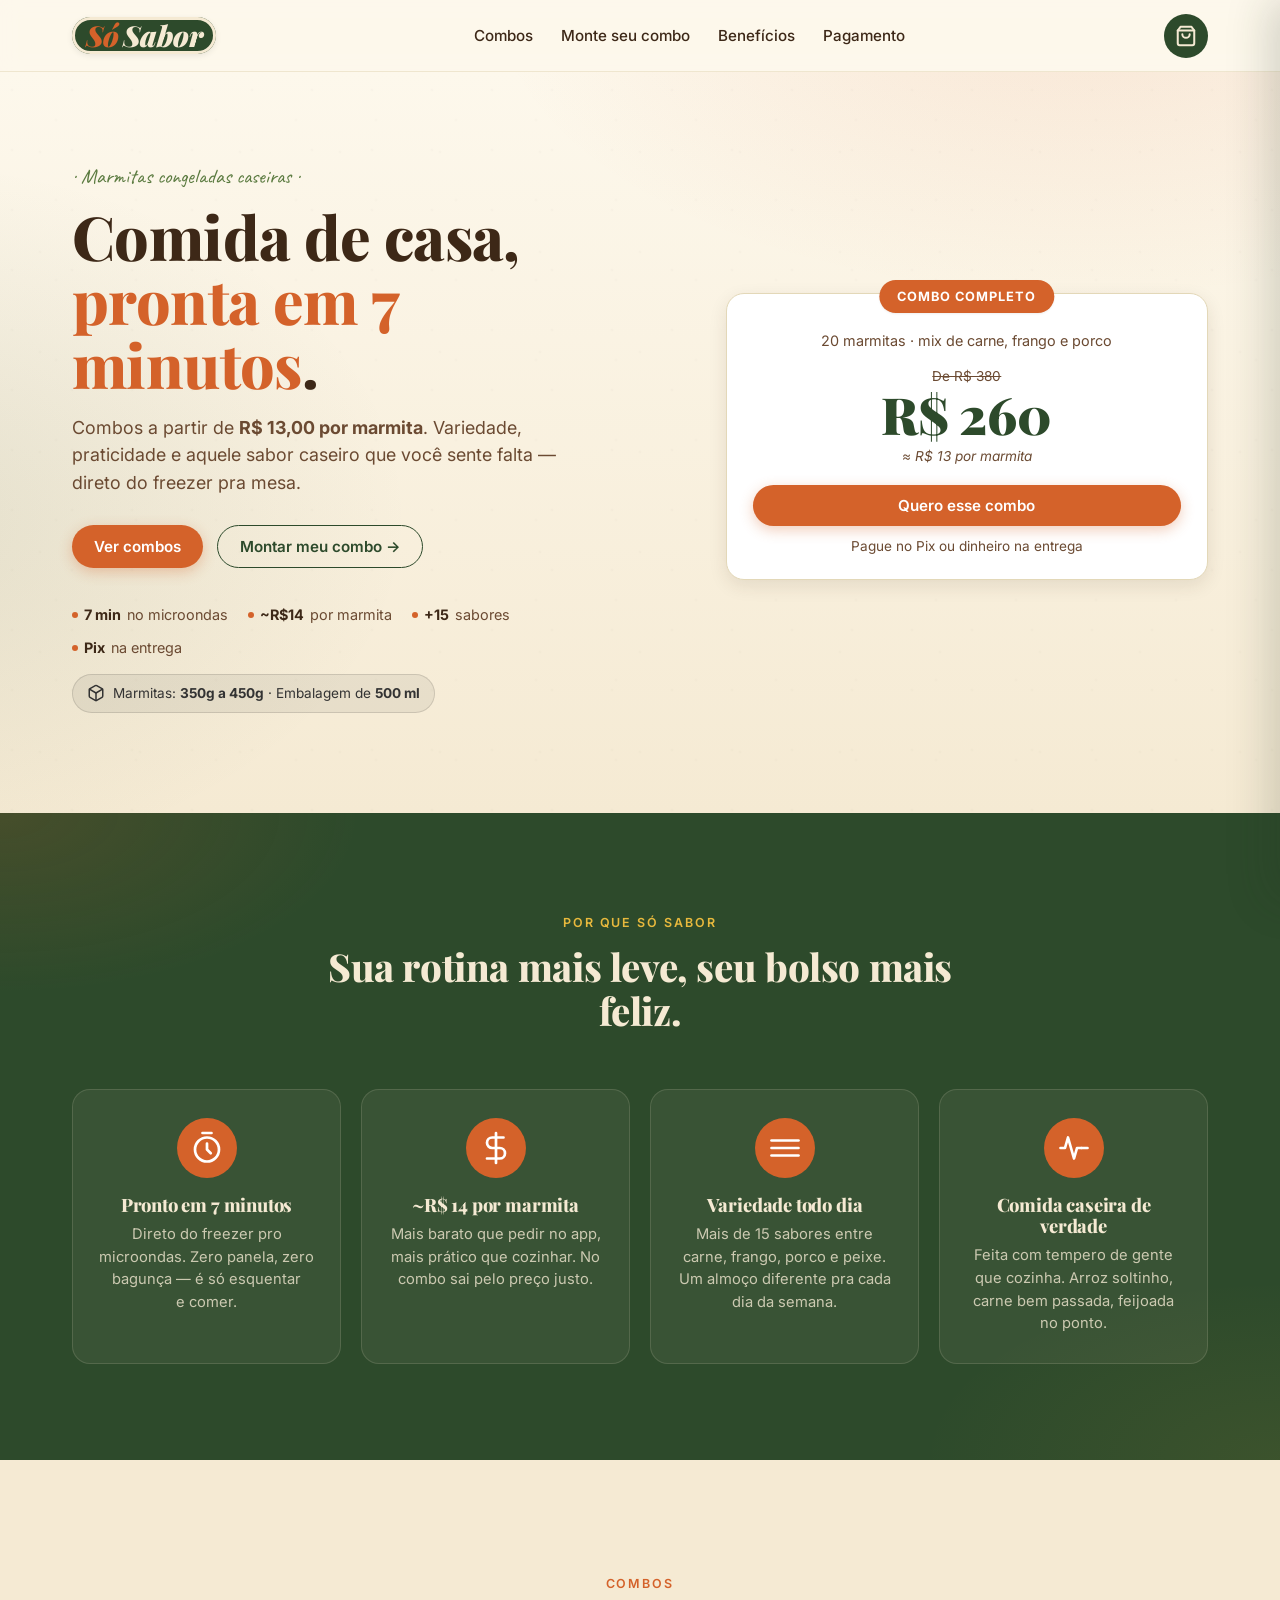
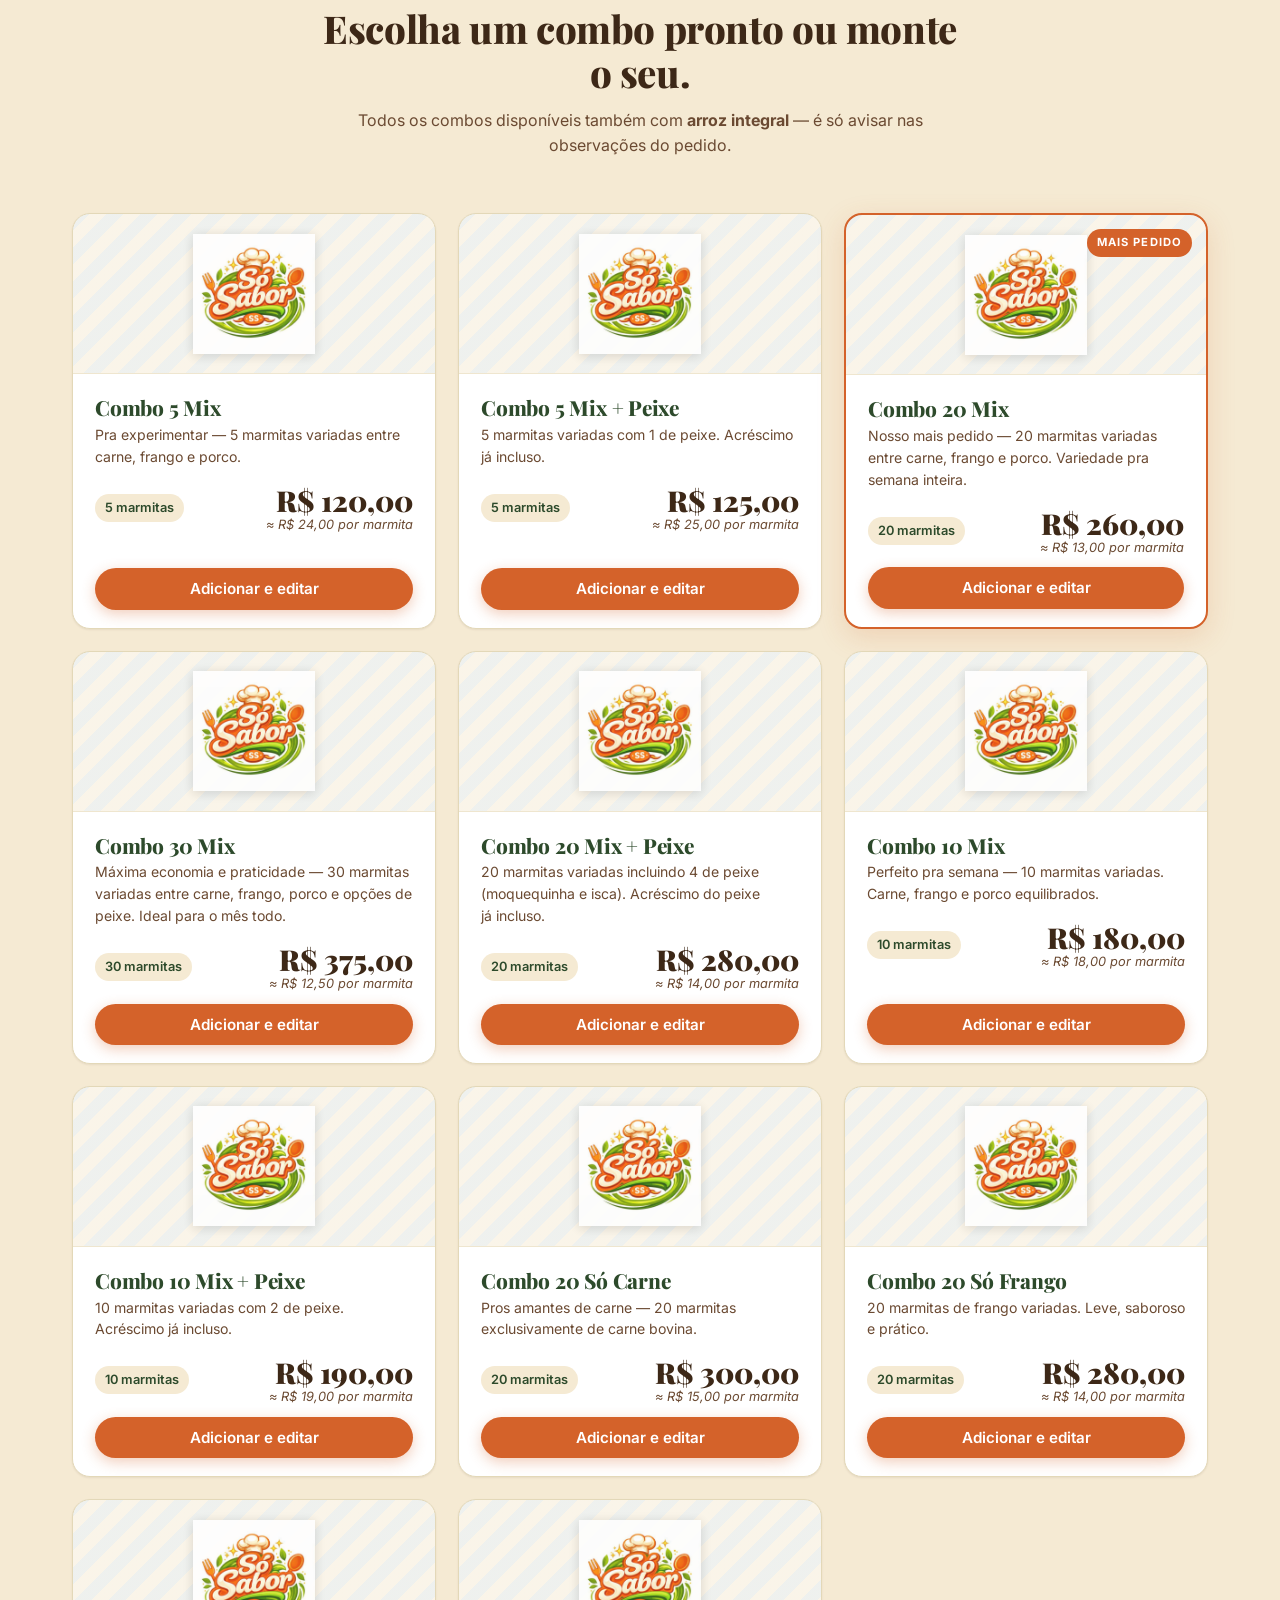
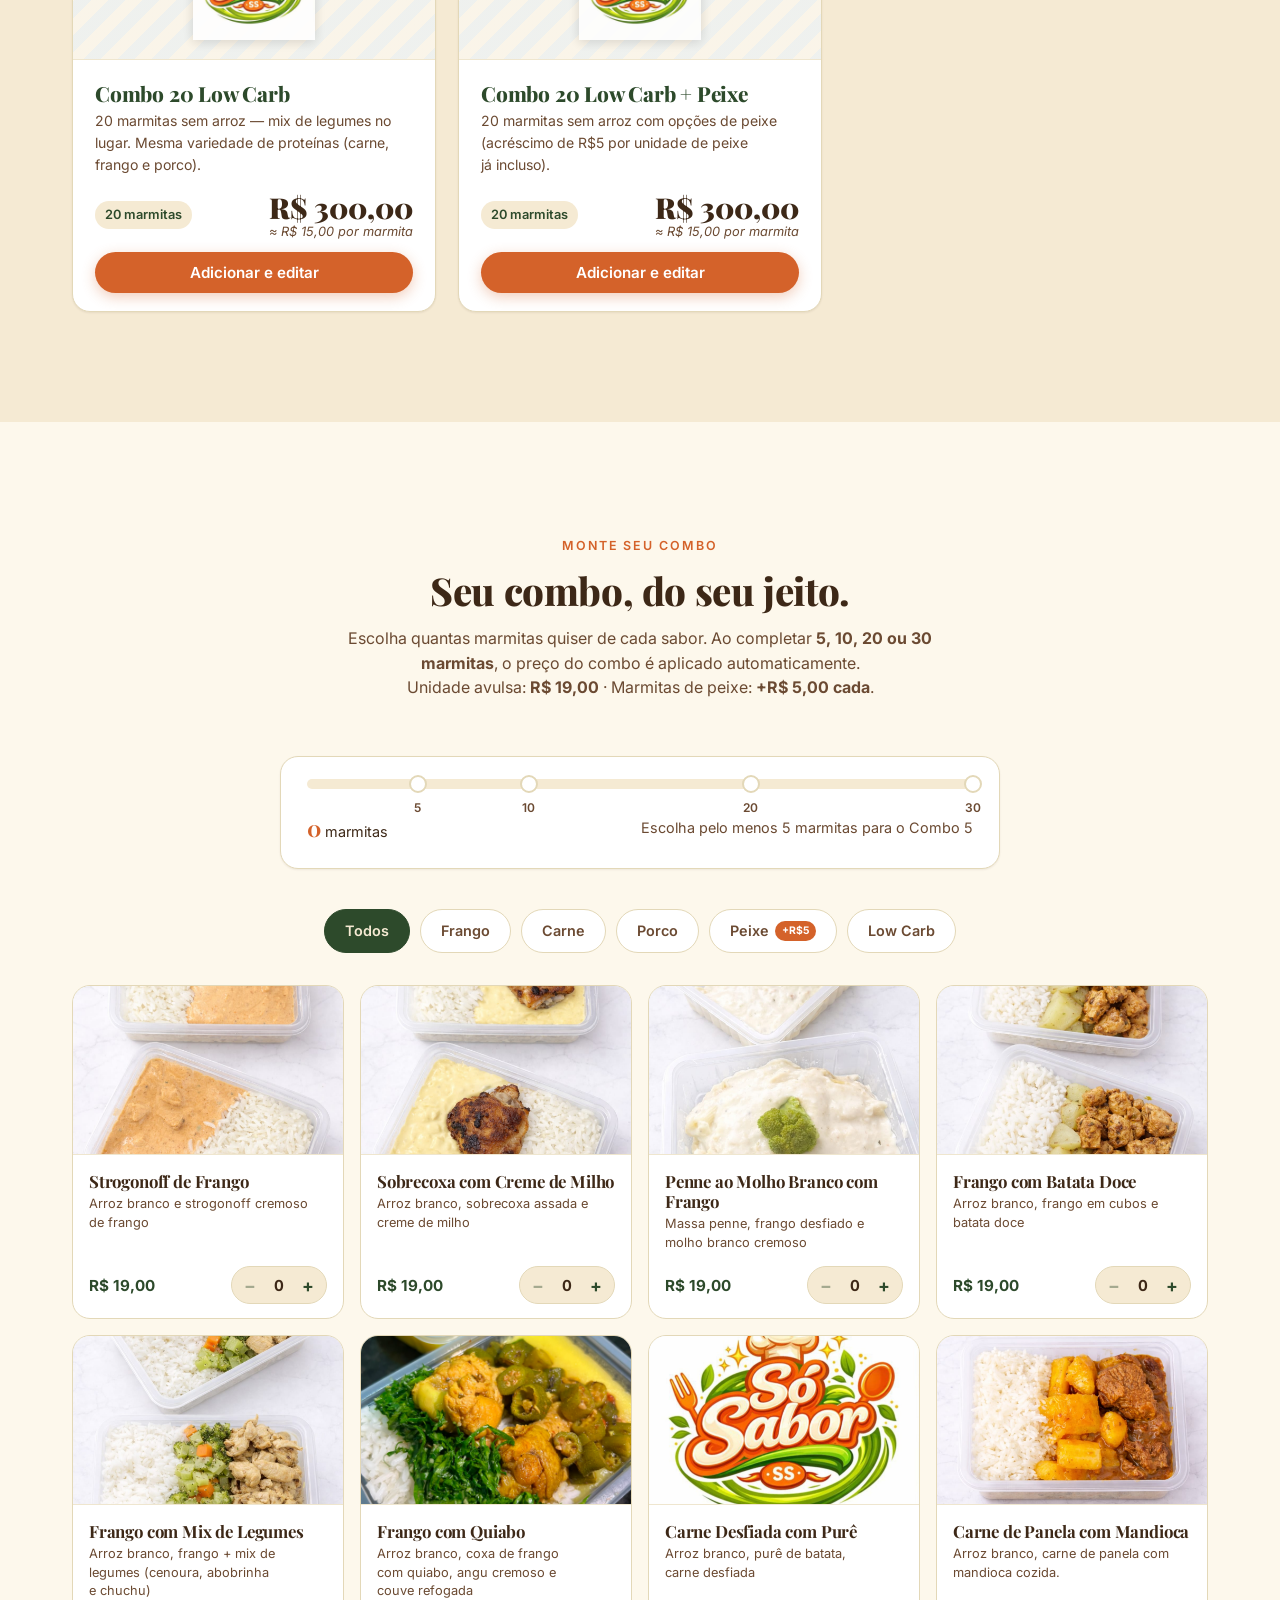
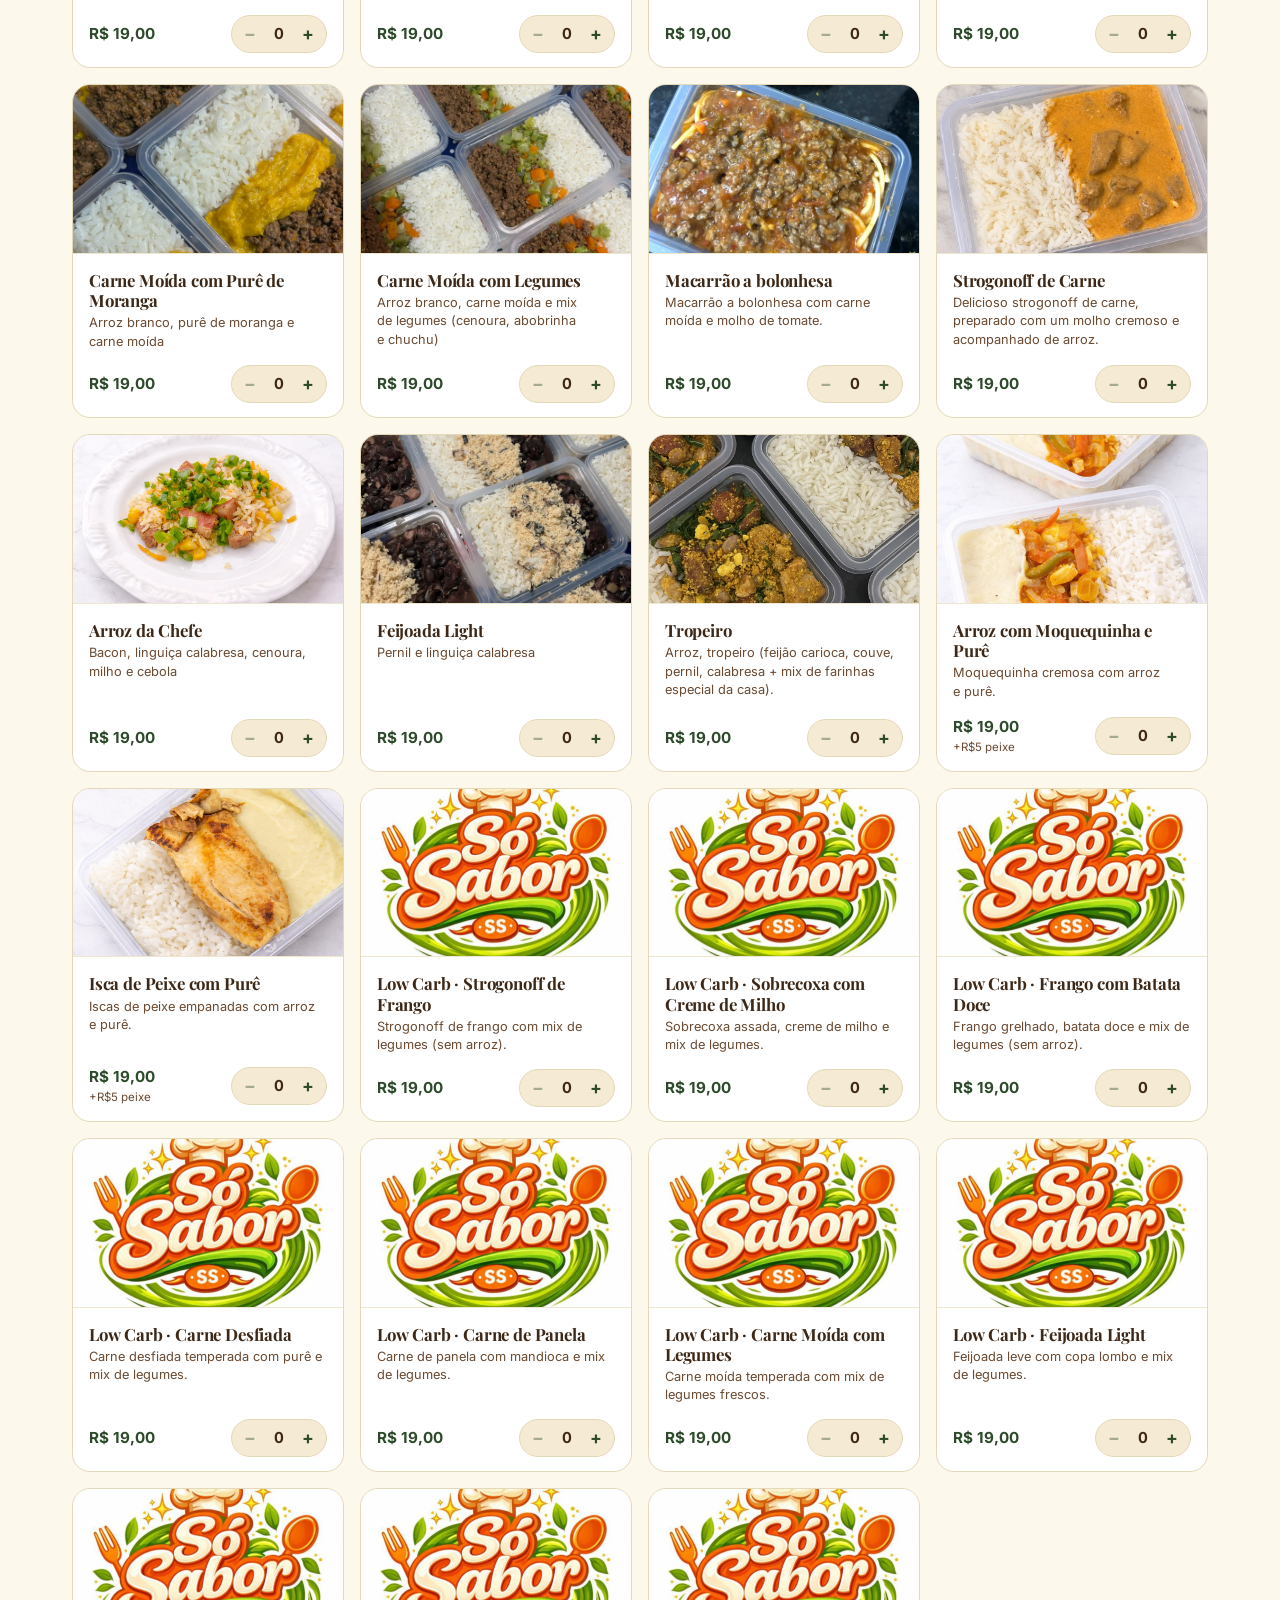
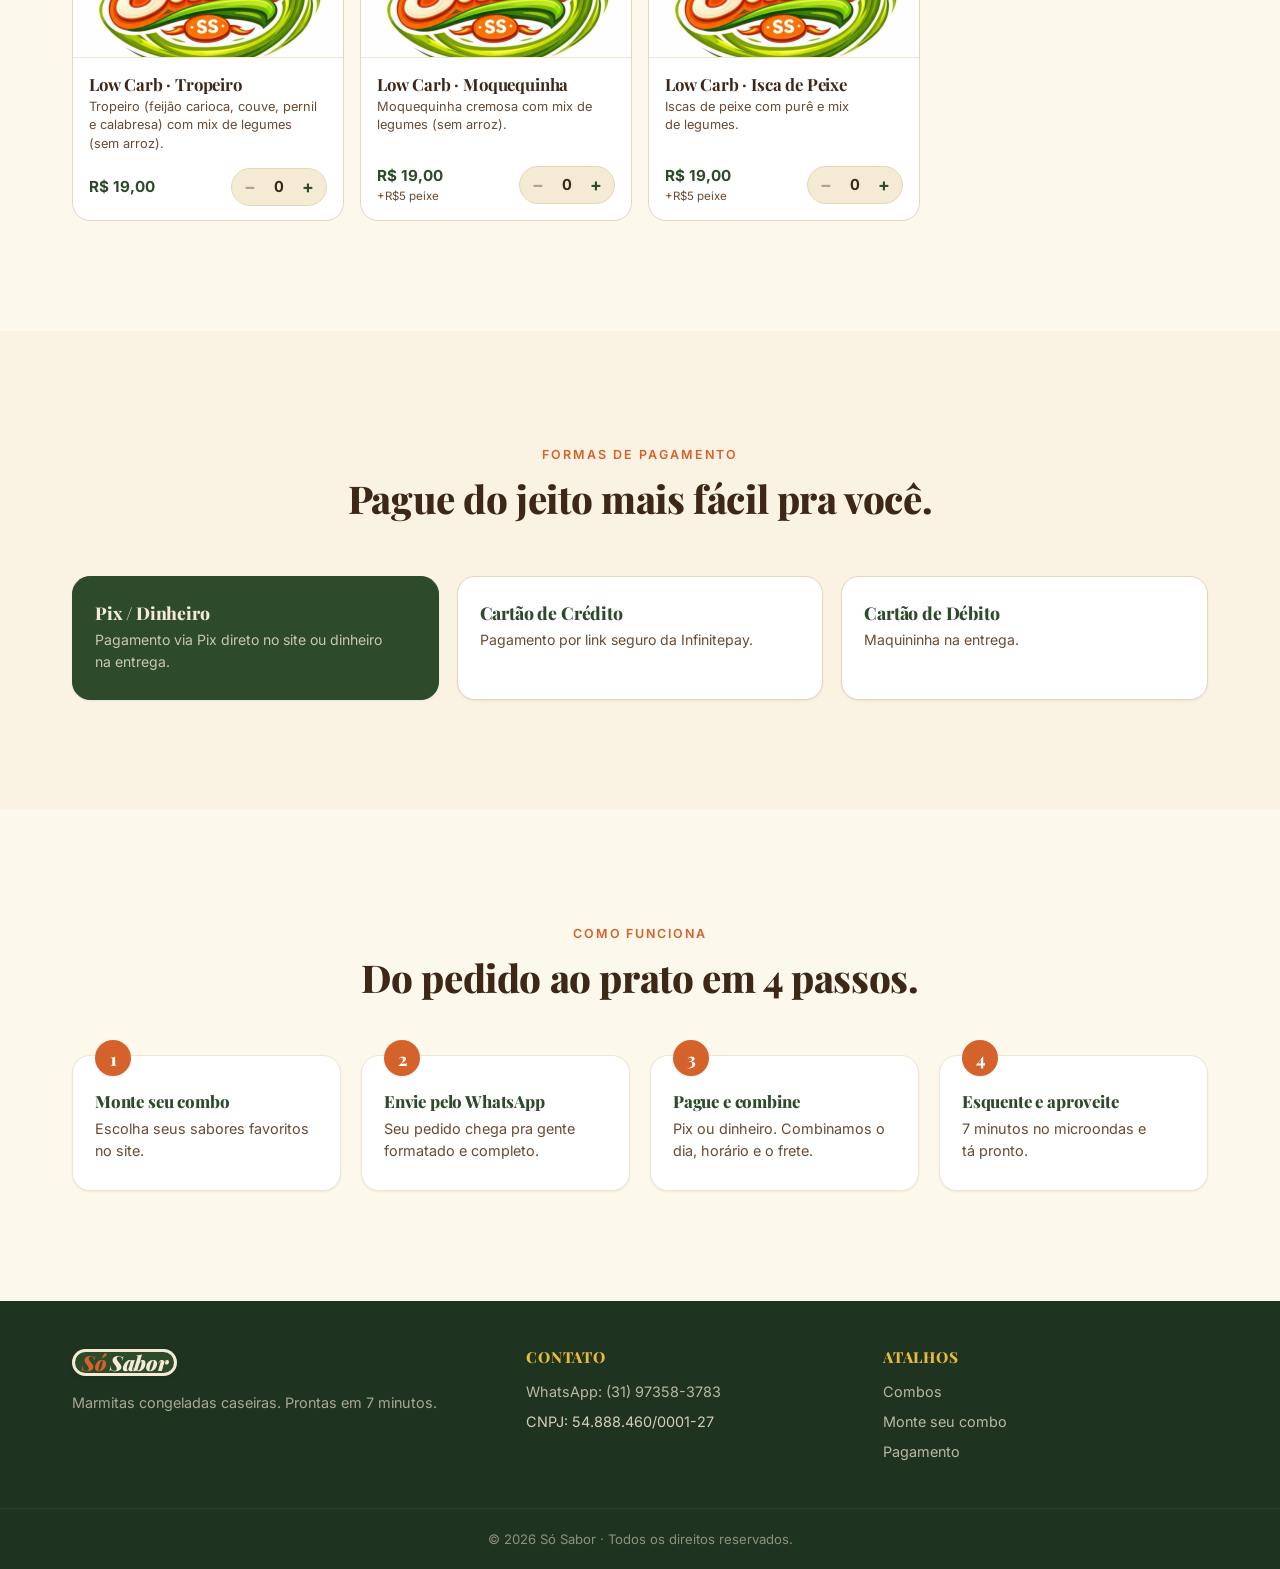
<file: index.html>
<!DOCTYPE html>
<html lang="pt-BR">
<head>
  <meta charset="UTF-8">
  <meta name="viewport" content="width=device-width, initial-scale=1.0">
  <meta name="description" content="Só Sabor - Marmitas congeladas caseiras. Prontas em 7 minutos. Entrega em Belo Horizonte.">
  <title>Só Sabor — Marmitas Congeladas Caseiras</title>

  <!-- ==========================================================
       FONTES — Playfair Display (títulos rústicos) + Inter (corpo)
       Troque por outras fontes do Google Fonts se quiser.
  =========================================================== -->
  <link rel="preconnect" href="https://fonts.googleapis.com">
  <link rel="preconnect" href="https://fonts.gstatic.com" crossorigin>
  <link href="https://fonts.googleapis.com/css2?family=Playfair+Display:wght@600;700;800;900&family=Inter:wght@400;500;600;700&family=Caveat:wght@600;700&display=swap" rel="stylesheet">

  <!-- Folhas de estilo — separadas por tema para facilitar edição -->
  <link rel="stylesheet" href="css/base.css?v=3">
  <link rel="stylesheet" href="css/layout.css?v=3">
  <link rel="stylesheet" href="css/components.css?v=3">
  <link rel="stylesheet" href="css/cart.css?v=3">
  <link rel="stylesheet" href="css/extras.css?v=3">
</head>
<body>

  <!-- ==========================================================
       HEADER — Navegação fixa no topo
  =========================================================== -->
  <header class="site-header" id="siteHeader">
    <div class="container header-inner">
      <a href="#topo" class="logo-wrap" aria-label="Só Sabor - Início">
        <!-- Logo textual. Para usar imagem, substitua o <span> por <img src="images/logo.png" alt="Só Sabor"> -->
        <span class="logo-badge">
          <span class="logo-so">Só</span>
          <span class="logo-sabor">Sabor</span>
        </span>
      </a>

      <nav class="main-nav" aria-label="Principal">
        <a href="#combos">Combos</a>
        <a href="#monte">Monte seu combo</a>
        <a href="#beneficios">Benefícios</a>
        <a href="#pagamento">Pagamento</a>
      </nav>

      <button class="cart-trigger" id="cartTrigger" aria-label="Abrir carrinho">
        <svg width="22" height="22" viewBox="0 0 24 24" fill="none" stroke="currentColor" stroke-width="2.2" stroke-linecap="round" stroke-linejoin="round" aria-hidden="true">
          <path d="M6 2 3 6v14a2 2 0 0 0 2 2h14a2 2 0 0 0 2-2V6l-3-4Z"/>
          <path d="M3 6h18"/>
          <path d="M16 10a4 4 0 0 1-8 0"/>
        </svg>
        <span class="cart-count" id="cartCount">0</span>
      </button>
    </div>
  </header>

  <!-- ==========================================================
       HERO — Abertura com ofertas e benefícios
  =========================================================== -->
  <section class="hero" id="topo">
    <div class="hero-bg" aria-hidden="true"></div>
    <div class="container hero-inner">

      <div class="hero-content">
        <span class="hero-tag">· Marmitas congeladas caseiras ·</span>
        <h1 class="hero-title">
          Comida de casa, <span class="accent">pronta em 7 minutos</span>.
        </h1>
        <p class="hero-sub">
          Combos a partir de <strong>R$ 13,00 por marmita</strong>. Variedade, praticidade e aquele sabor caseiro que você sente falta — direto do freezer pra mesa.
        </p>

        <div class="hero-ctas">
          <a href="#combos" class="btn btn-primary">Ver combos</a>
          <a href="#monte" class="btn btn-ghost">Montar meu combo →</a>
        </div>

        <!-- Mini-benefícios em linha -->
        <ul class="hero-bullets">
          <li><strong>7 min</strong> no microondas</li>
          <li><strong>~R$14</strong> por marmita</li>
          <li><strong>+15</strong> sabores</li>
          <li><strong>Pix</strong> na entrega</li>
        </ul>

        <div style="margin-top: 15px; display: inline-flex; align-items: center; gap: 8px; background: rgba(0, 0, 0, 0.06); border: 1px solid rgba(0, 0, 0, 0.12); padding: 8px 14px; rounded-radius: 20px; border-radius: 30px; font-size: 0.85rem; color: var(--color-text, #333);">
          <svg width="18" height="18" viewBox="0 0 24 24" fill="none" stroke="currentColor" stroke-width="2" stroke-linecap="round" stroke-linejoin="round">
            <path d="M21 16V8a2 2 0 0 0-1-1.73l-7-4a2 2 0 0 0-2 0l-7 4A2 2 0 0 0 3 8v8a2 2 0 0 0 1 1.73l7 4a2 2 0 0 0 2 0l7-4A2 2 0 0 0 21 16z"></path>
            <polyline points="3.27 6.96 12 12.01 20.73 6.96"></polyline>
            <line x1="12" y1="22.08" x2="12" y2="12"></line>
          </svg>
          <span>Marmitas: <strong>350g a 450g</strong> · Embalagem de <strong>500 ml</strong></span>
        </div>
      </div>

      <!-- Card de destaque da oferta — visual de etiqueta rústica -->
      <aside class="hero-offer" aria-label="Oferta em destaque">
        <div class="offer-card">
          <div class="offer-ribbon">Combo Completo</div>
          <div class="offer-meta">20 marmitas · mix de carne, frango e porco</div>
          <div class="offer-price">
            <span class="price-from">De R$ 380</span>
            <span class="price-big">R$ 260</span>
            <span class="price-unit">≈ R$ 13 por marmita</span>
          </div>
          <a href="#combos" class="btn btn-primary btn-block" data-action="add-combo" data-combo-id="combo-20-mix">Quero esse combo</a>
          <div class="offer-foot">Pague no Pix ou dinheiro na entrega</div>
        </div>
        
        </div>
      </aside>

    </div>
  </section>

  <!-- ==========================================================
       BENEFÍCIOS — Por que escolher
  =========================================================== -->
  <section class="benefits" id="beneficios">
    <div class="container">
      <header class="section-head">
        <span class="eyebrow">Por que Só Sabor</span>
        <h2>Sua rotina mais leve, seu bolso mais feliz.</h2>
      </header>

      <div class="benefits-grid">
        <article class="benefit-card">
          <div class="benefit-icon" aria-hidden="true">
            <svg width="36" height="36" viewBox="0 0 24 24" fill="none" stroke="currentColor" stroke-width="1.8" stroke-linecap="round" stroke-linejoin="round"><circle cx="12" cy="13" r="8"/><path d="M12 9v4l2.5 2.5"/><path d="M9 2h6"/></svg>
          </div>
          <h3>Pronto em 7 minutos</h3>
          <p>Direto do freezer pro microondas. Zero panela, zero bagunça — é só esquentar e comer.</p>
        </article>

        <article class="benefit-card">
          <div class="benefit-icon" aria-hidden="true">
            <svg width="36" height="36" viewBox="0 0 24 24" fill="none" stroke="currentColor" stroke-width="1.8" stroke-linecap="round" stroke-linejoin="round"><path d="M12 2v20"/><path d="M17 5H9.5a3.5 3.5 0 0 0 0 7h5a3.5 3.5 0 0 1 0 7H6"/></svg>
          </div>
          <h3>~R$ 14 por marmita</h3>
          <p>Mais barato que pedir no app, mais prático que cozinhar. No combo sai pelo preço justo.</p>
        </article>

        <article class="benefit-card">
          <div class="benefit-icon" aria-hidden="true">
            <svg width="36" height="36" viewBox="0 0 24 24" fill="none" stroke="currentColor" stroke-width="1.8" stroke-linecap="round" stroke-linejoin="round"><path d="M3 7h18"/><path d="M3 12h18"/><path d="M3 17h18"/></svg>
          </div>
          <h3>Variedade todo dia</h3>
          <p>Mais de 15 sabores entre carne, frango, porco e peixe. Um almoço diferente pra cada dia da semana.</p>
        </article>

        <article class="benefit-card">
          <div class="benefit-icon" aria-hidden="true">
            <svg width="36" height="36" viewBox="0 0 24 24" fill="none" stroke="currentColor" stroke-width="1.8" stroke-linecap="round" stroke-linejoin="round"><path d="M3 12h3l2-7 4 14 2-7h3"/><path d="M17 12h4"/></svg>
          </div>
          <h3>Comida caseira de verdade</h3>
          <p>Feita com tempero de gente que cozinha. Arroz soltinho, carne bem passada, feijoada no ponto.</p>
        </article>
      </div>
    </div>
  </section>

  <!-- ==========================================================
       COMBOS PRONTOS
  =========================================================== -->
  <section class="combos" id="combos">
    <div class="container">
      <header class="section-head">
        <span class="eyebrow">Combos</span>
        <h2>Escolha um combo pronto ou monte o seu.</h2>
        <p class="section-desc">Todos os combos disponíveis também com <strong>arroz integral</strong> — é só avisar nas observações do pedido.</p>
      </header>

      <div class="combos-grid" id="combosGrid">
        <!-- Cards dos combos são renderizados via JS a partir de js/data.js -->
      </div>
    </div>
  </section>

  <!-- ==========================================================
       MONTE SEU COMBO — escolher sabor a sabor
  =========================================================== -->
  <section class="builder" id="monte">
    <div class="container">
      <header class="section-head">
        <span class="eyebrow">Monte seu combo</span>
        <h2>Seu combo, do seu jeito.</h2>
        <p class="section-desc">
          Escolha quantas marmitas quiser de cada sabor. Ao completar <strong>5, 10, 20 ou 30 marmitas</strong>, o preço do combo é aplicado automaticamente.
          <br>Unidade avulsa: <strong>R$ 19,00</strong> · Marmitas de peixe: <strong>+R$ 5,00 cada</strong>.
        </p>
      </header>

      <!-- Barra de progresso do combo -->
      <div class="builder-progress" id="builderProgress">
        <div class="progress-bar">
          <div class="progress-fill" id="progressFill"></div>
          <div class="progress-marker" style="left:16.66%"><span>5</span></div>
          <div class="progress-marker" style="left:33.33%"><span>10</span></div>
          <div class="progress-marker" style="left:66.66%"><span>20</span></div>
          <div class="progress-marker" style="left:100%"><span>30</span></div>
        </div>
        <div class="progress-info" id="progressInfo">
          <span class="progress-count"><strong id="progressCount">0</strong> marmitas</span>
          <span class="progress-hint" id="progressHint">Escolha pelo menos 10 para o combo</span>
        </div>
      </div>

      <!-- Filtros por categoria -->
      <div class="flavor-filters" role="tablist">
        <button class="filter-btn is-active" data-filter="todos">Todos</button>
        <button class="filter-btn" data-filter="frango">Frango</button>
        <button class="filter-btn" data-filter="carne">Carne</button>
        <button class="filter-btn" data-filter="porco">Porco</button>
        <button class="filter-btn" data-filter="peixe">Peixe <span class="peixe-tag">+R$5</span></button>
        <button class="filter-btn" data-filter="lowcarb">Low Carb</button>
      </div>

      <!-- Grid de sabores -->
      <div class="flavors-grid" id="flavorsGrid">
        <!-- Cards de sabores vêm de js/data.js -->
      </div>
    </div>
  </section>

  <!-- ==========================================================
       FORMAS DE PAGAMENTO
  =========================================================== -->
  <section class="payment-info" id="pagamento">
    <div class="container">
      <header class="section-head">
        <span class="eyebrow">Formas de pagamento</span>
        <h2>Pague do jeito mais fácil pra você.</h2>
      </header>

      <div class="payment-grid">
        <div class="payment-card payment-pix">
          <h3>Pix / Dinheiro</h3>
          <p>Pagamento via Pix direto no site ou dinheiro na entrega.</p>
        </div>
        <div class="payment-card">
          <h3>Cartão de Crédito</h3>
          <p>Pagamento por link seguro da Infinitepay.</p>
        </div>
        <div class="payment-card">
          <h3>Cartão de Débito</h3>
          <p>Maquininha na entrega.</p>
        </div>
      </div>
    </div>
  </section>

  <!-- ==========================================================
       COMO FUNCIONA
  =========================================================== -->
  <section class="how-it-works">
    <div class="container">
      <header class="section-head">
        <span class="eyebrow">Como funciona</span>
        <h2>Do pedido ao prato em 4 passos.</h2>
      </header>

      <ol class="steps">
        <li><span class="step-num">1</span><h4>Monte seu combo</h4><p>Escolha seus sabores favoritos no site.</p></li>
        <li><span class="step-num">2</span><h4>Envie pelo WhatsApp</h4><p>Seu pedido chega pra gente formatado e completo.</p></li>
        <li><span class="step-num">3</span><h4>Pague e combine</h4><p>Pix ou dinheiro. Combinamos o dia, horário e o frete.</p></li>
        <li><span class="step-num">4</span><h4>Esquente e aproveite</h4><p>7 minutos no microondas e tá pronto.</p></li>
      </ol>
    </div>
  </section>

  <!-- ==========================================================
       FOOTER
  =========================================================== -->
  <footer class="site-footer">
    <div class="container footer-inner">
      <div class="footer-brand">
        <span class="logo-badge small">
          <span class="logo-so">Só</span>
          <span class="logo-sabor">Sabor</span>
        </span>
        <p>Marmitas congeladas caseiras. Prontas em 7 minutos.</p>
      </div>
      <div class="footer-col">
        <h5>Contato</h5>
        <p><a href="https://wa.me/5531973583783" target="_blank" rel="noopener">WhatsApp: (31) 97358-3783</a></p>
        <p>CNPJ: 54.888.460/0001-27</p>
      </div>
      <div class="footer-col">
        <h5>Atalhos</h5>
        <p><a href="#combos">Combos</a></p>
        <p><a href="#monte">Monte seu combo</a></p>
        <p><a href="#pagamento">Pagamento</a></p>
      </div>
    </div>
    <div class="footer-bottom">
      <div class="container">© 2026 Só Sabor · Todos os direitos reservados.</div>
    </div>
  </footer>

  <!-- ==========================================================
       CARRINHO LATERAL
  =========================================================== -->
  <aside class="cart-drawer" id="cartDrawer" aria-hidden="true">
    <div class="cart-head">
      <h3>Seu pedido</h3>
      <button class="cart-close" id="cartClose" aria-label="Fechar carrinho">
        <svg width="22" height="22" viewBox="0 0 24 24" fill="none" stroke="currentColor" stroke-width="2.4" stroke-linecap="round"><path d="M6 6l12 12M18 6l-12 12"/></svg>
      </button>
    </div>

    <div class="cart-body" id="cartBody">
      <!-- Conteúdo dinâmico -->
    </div>

    <div class="cart-foot" id="cartFoot">
      <!-- Totais dinâmicos -->
    </div>
  </aside>
  <div class="cart-overlay" id="cartOverlay"></div>

  <!-- ==========================================================
       MODAL DE CHECKOUT
  =========================================================== -->
  <div class="modal" id="checkoutModal" aria-hidden="true">
    <div class="modal-overlay" data-close-modal></div>
    <div class="modal-dialog" role="dialog" aria-labelledby="checkoutTitle">
      <button class="modal-close" data-close-modal aria-label="Fechar">
        <svg width="22" height="22" viewBox="0 0 24 24" fill="none" stroke="currentColor" stroke-width="2.4" stroke-linecap="round"><path d="M6 6l12 12M18 6l-12 12"/></svg>
      </button>
      <div class="modal-body">
        <h2 id="checkoutTitle">Finalizar pedido</h2>
        <p class="modal-sub">Só precisamos de alguns dados. Depois enviamos tudo pro WhatsApp da loja.</p>

        <form id="checkoutForm" novalidate>
          <div class="form-row">
            <label for="c_nome">Nome completo *</label>
            <input type="text" id="c_nome" name="nome" required autocomplete="name" placeholder="Seu nome">
          </div>

          <fieldset class="form-fieldset">
            <legend>Endereço de entrega</legend>
            <div class="form-grid-2">
              <div class="form-row">
                <label for="c_cep">CEP *</label>
                <input type="text" id="c_cep" name="cep" required inputmode="numeric" placeholder="00000-000" maxlength="9">
              </div>
              <div class="form-row">
                <label for="c_bairro">Bairro *</label>
                <input type="text" id="c_bairro" name="bairro" required placeholder="Ex: Savassi">
              </div>
            </div>
            <div class="form-row">
              <label for="c_endereco">Rua e número *</label>
              <input type="text" id="c_endereco" name="endereco" required placeholder="Ex: Rua das Flores, 123">
            </div>
          </fieldset>

          <fieldset class="form-fieldset">
            <legend>Forma de pagamento *</legend>
            <div class="payment-options">
              <label class="payment-option">
                <input type="radio" name="pagamento" value="pix" checked>
                <div class="po-card">
                  <strong>Pix</strong>
                  <small>Chave aparece após confirmar</small>
                </div>
              </label>
              <label class="payment-option">
                <input type="radio" name="pagamento" value="dinheiro">
                <div class="po-card">
                  <strong>Dinheiro</strong>
                  <small>Pague na entrega</small>
                </div>
              </label>
              <label class="payment-option">
                <input type="radio" name="pagamento" value="credito">
                <div class="po-card">
                  <strong>Crédito <span class="po-taxa">+5%</span></strong>
                  <small>Link seguro · acréscimo de 5%</small>
                </div>
              </label>
              <label class="payment-option">
                <input type="radio" name="pagamento" value="debito">
                <div class="po-card">
                  <strong>Débito <span class="po-taxa">+5%</span></strong>
                  <small>Maquininha na entrega · acréscimo de 5%</small>
                </div>
              </label>
            </div>
          </fieldset>

          <div class="form-row">
            <label for="c_obs">Observações do pedido (opcional)</label>
            <textarea id="c_obs" name="observacoes" rows="3" placeholder="Ex: quero com arroz integral, ponto de referência, horário preferencial..."></textarea>
          </div>

          <!-- Resumo do pedido -->
          <div class="checkout-summary" id="checkoutSummary"></div>

          <button type="submit" class="btn btn-primary btn-block btn-large">
            Confirmar pedido →
          </button>
          <p class="form-foot">O dia, horário e valor da entrega serão combinados no WhatsApp.</p>
        </form>
      </div>
    </div>
  </div>

  <!-- ==========================================================
       MODAL DE PERSONALIZAR COMBO
  =========================================================== -->
  <div class="modal" id="customizeComboModal" aria-hidden="true">
    <div class="modal-overlay" data-close-modal></div>
    <div class="modal-dialog" role="dialog" aria-labelledby="customizeComboTitle" style="max-width: 600px;">
      <button class="modal-close" data-close-modal aria-label="Fechar">
        <svg width="22" height="22" viewBox="0 0 24 24" fill="none" stroke="currentColor" stroke-width="2.4" stroke-linecap="round"><path d="M6 6l12 12M18 6l-12 12"/></svg>
      </button>
      <div class="modal-body">
        <h2 id="customizeComboTitle" style="font-family: var(--font-display); font-size: 1.6rem; font-weight: 800; color: var(--color-green-dark); margin-bottom: 4px;">Personalizar Combo</h2>
        <p class="modal-sub" id="customizeComboSub">Ajuste as quantidades de cada sabor para montar seu combo do seu jeito.</p>
        
        <!-- Status de seleção -->
        <div class="combo-selection-status" id="comboSelectionStatus">
          <span class="selection-count">Selecionado: <strong id="customizeSelectedCount">0</strong> de <span id="customizeRequiredCount">0</span> marmitas</span>
          <span class="selection-status-feedback" id="customizeSelectionFeedback">Ajuste os sabores abaixo</span>
        </div>

        <!-- Lista de sabores em formato compacto com steppers -->
        <div class="customize-flavors-list" id="customizeFlavorsList">
          <!-- Inserido dinamicamente via JS -->
        </div>

        <div class="customize-modal-actions">
          <button class="btn btn-ghost" data-close-modal>Cancelar</button>
          <button class="btn btn-primary" id="confirmCustomizeComboBtn" disabled>Confirmar e Adicionar</button>
        </div>
      </div>
    </div>
  </div>

  <!-- ==========================================================
       MODAL PIX
  =========================================================== -->
  <div class="modal" id="pixModal" aria-hidden="true">
    <div class="modal-overlay" data-close-modal></div>
    <div class="modal-dialog modal-pix" role="dialog" aria-labelledby="pixTitle">
      <button class="modal-close" data-close-modal aria-label="Fechar">
        <svg width="22" height="22" viewBox="0 0 24 24" fill="none" stroke="currentColor" stroke-width="2.4" stroke-linecap="round"><path d="M6 6l12 12M18 6l-12 12"/></svg>
      </button>
      <div class="modal-body pix-body">
        <div class="pix-icon" aria-hidden="true">
          <svg width="48" height="48" viewBox="0 0 24 24" fill="none" stroke="currentColor" stroke-width="1.8" stroke-linecap="round" stroke-linejoin="round">
            <path d="M12 2 22 12 12 22 2 12 12 2z"/>
            <path d="M8 8l8 8M16 8l-8 8"/>
          </svg>
        </div>
        <h2 id="pixTitle">Pagamento via Pix</h2>
        <p class="pix-desc">Copie a chave abaixo e faça o pagamento no app do seu banco.</p>

        <div class="pix-amount">
          Valor total: <strong id="pixAmount">R$ 0,00</strong>
        </div>

        <div class="pix-details">
          <div class="pix-detail-row">
            <span class="pix-label">Titular</span>
            <span class="pix-value">Agiliza Log</span>
          </div>
          <div class="pix-detail-row">
            <span class="pix-label">Banco</span>
            <span class="pix-value">Infinitepay</span>
          </div>
          <div class="pix-detail-row">
            <span class="pix-label">Tipo</span>
            <span class="pix-value">CNPJ</span>
          </div>
        </div>

        <div class="pix-key-box">
          <div class="pix-key-label">Chave Pix (CNPJ)</div>
          <div class="pix-key-row">
            <code id="pixKey">54.888.460/0001-27</code>
            <button class="btn btn-primary btn-sm" id="copyPix">Copiar</button>
          </div>
        </div>

        <div class="pix-steps">
          <div class="pix-step"><span>1</span>Copie a chave acima</div>
          <div class="pix-step"><span>2</span>Pague no app do seu banco</div>
          <div class="pix-step"><span>3</span>Envie o comprovante pelo WhatsApp</div>
        </div>

        <button class="btn btn-whatsapp btn-block btn-large" id="pixSendWhatsapp">
          <svg width="22" height="22" viewBox="0 0 24 24" fill="currentColor" aria-hidden="true"><path d="M17.472 14.382c-.297-.149-1.758-.867-2.03-.967-.273-.099-.471-.148-.67.15-.197.297-.767.966-.94 1.164-.173.199-.347.223-.644.075-.297-.15-1.255-.463-2.39-1.475-.883-.788-1.48-1.761-1.653-2.059-.173-.297-.018-.458.13-.606.134-.133.298-.347.446-.52.149-.174.198-.298.298-.497.099-.198.05-.371-.025-.52-.075-.149-.669-1.612-.916-2.207-.242-.579-.487-.5-.669-.51-.173-.008-.371-.01-.57-.01-.198 0-.52.074-.792.372-.272.297-1.04 1.016-1.04 2.479 0 1.462 1.065 2.875 1.213 3.074.149.198 2.096 3.2 5.077 4.487.709.306 1.262.489 1.694.625.712.227 1.36.195 1.871.118.571-.085 1.758-.719 2.006-1.413.248-.695.248-1.29.173-1.414-.074-.124-.272-.198-.57-.347m-5.421 7.403h-.004a9.87 9.87 0 0 1-5.031-1.378l-.361-.214-3.741.982.998-3.648-.235-.374a9.86 9.86 0 0 1-1.51-5.26c.001-5.45 4.436-9.884 9.888-9.884 2.64 0 5.122 1.03 6.988 2.898a9.82 9.82 0 0 1 2.893 6.994c-.003 5.45-4.437 9.884-9.885 9.884m8.413-18.297A11.82 11.82 0 0 0 12.05 0C5.495 0 .16 5.335.157 11.892c0 2.096.547 4.142 1.588 5.945L.057 24l6.305-1.654a11.88 11.88 0 0 0 5.683 1.448h.005c6.554 0 11.89-5.335 11.893-11.893a11.82 11.82 0 0 0-3.48-8.413Z"/></svg>
          Enviar comprovante pelo WhatsApp
        </button>
      </div>
    </div>
  </div>

  <!-- ==========================================================
       TOAST — notificações de feedback
  =========================================================== -->
  <div class="toast" id="toast" aria-live="polite"></div>

  <!-- ==========================================================
       SCRIPTS — divididos por responsabilidade
  =========================================================== -->
  <script src="js/config.js?v=4"></script>
  <script src="js/data.js?v=4"></script>
  <script src="js/cart.js?v=4"></script>
  <script src="js/ui.js?v=4"></script>
  <script src="js/checkout.js?v=4"></script>
  <script src="js/app.js?v=4"></script>
</body>
</html>
</file>
<file: css/base.css>
/* ==========================================================
   BASE.CSS
   Variáveis de cor, reset, tipografia base, utilitários
   ==========================================================
   PALETA — edite aqui para mudar o visual inteiro do site.
   ========================================================== */
:root {
  /* Cores principais — inspiradas no logo rústico (verde + laranja + cream) */
  --color-green-dark: #2d4a2b;       /* verde escuro — faixas, headers, botões */
  --color-green-deep: #1f3420;       /* verde ainda mais escuro — footer */
  --color-green-mid:  #5a7a3f;       /* verde médio — detalhes */
  --color-orange:     #d4622a;       /* laranja queimado — CTAs, acentos */
  --color-orange-dark:#b34a18;       /* hover do laranja */
  --color-cream:      #f5ead3;       /* cream — fundos quentes */
  --color-cream-soft: #faf3e3;       /* cream mais claro — cards */
  --color-paper:      #fdf8ec;       /* papel — fundo base */
  --color-brown:      #3d2817;       /* marrom terra — texto */
  --color-brown-soft: #6b4a32;       /* marrom médio — texto secundário */
  --color-red:        #a63a2a;       /* vermelho rústico — badges negativas */
  --color-yellow:     #e8b93d;       /* amarelo dourado — destaques */

  /* Aliases semânticos — preferir estes no restante do CSS */
  --bg:            var(--color-paper);
  --bg-alt:        var(--color-cream);
  --surface:       #ffffff;
  --surface-warm:  var(--color-cream-soft);
  --text:          var(--color-brown);
  --text-soft:     var(--color-brown-soft);
  --text-inverse:  #ffffff;
  --border:        #e3d8b8;
  --border-soft:   #efe6cf;
  --primary:       var(--color-orange);
  --primary-hover: var(--color-orange-dark);
  --accent:        var(--color-green-dark);

  /* Sombras */
  --shadow-sm: 0 1px 2px rgba(61, 40, 23, 0.08);
  --shadow-md: 0 6px 18px rgba(61, 40, 23, 0.10);
  --shadow-lg: 0 16px 40px rgba(61, 40, 23, 0.14);

  /* Raios */
  --r-sm: 6px;
  --r-md: 12px;
  --r-lg: 18px;
  --r-xl: 24px;

  /* Tipografia */
  --font-display: 'Playfair Display', Georgia, serif;
  --font-body:    'Inter', -apple-system, BlinkMacSystemFont, sans-serif;
  --font-script:  'Caveat', cursive;

  /* Layout */
  --header-h: 72px;
  --max-w: 1200px;
  --gutter: clamp(16px, 4vw, 32px);

  /* Transições */
  --t-fast: 150ms ease;
  --t: 240ms ease;
  --t-slow: 400ms ease;
}

/* Reset leve */
*, *::before, *::after { box-sizing: border-box; }
* { margin: 0; padding: 0; }
html { scroll-behavior: smooth; scroll-padding-top: calc(var(--header-h) + 12px); }
body {
  font-family: var(--font-body);
  font-size: 16px;
  line-height: 1.55;
  color: var(--text);
  background: var(--bg);
  -webkit-font-smoothing: antialiased;
  -moz-osx-font-smoothing: grayscale;
  overflow-x: hidden;
}
img, svg { max-width: 100%; display: block; }
button { font: inherit; cursor: pointer; border: 0; background: none; color: inherit; }
a { color: inherit; text-decoration: none; }
input, textarea, select { font: inherit; color: inherit; }
ul, ol { list-style: none; }

/* Tipografia */
h1, h2, h3, h4, h5 {
  font-family: var(--font-display);
  font-weight: 800;
  line-height: 1.15;
  color: var(--color-brown);
  letter-spacing: -0.01em;
}
h1 { font-size: clamp(2rem, 4.5vw, 3.4rem); }
h2 { font-size: clamp(1.6rem, 3.5vw, 2.4rem); }
h3 { font-size: 1.25rem; }
h4 { font-size: 1.05rem; }

p { text-wrap: pretty; }

/* Utilitários */
.container {
  max-width: var(--max-w);
  margin: 0 auto;
  padding: 0 var(--gutter);
}
.eyebrow {
  display: inline-block;
  font-family: var(--font-body);
  font-size: 0.78rem;
  letter-spacing: 0.16em;
  text-transform: uppercase;
  font-weight: 600;
  color: var(--color-orange);
  padding-bottom: 8px;
}
.section-head {
  text-align: center;
  max-width: 640px;
  margin: 0 auto clamp(32px, 5vw, 56px);
}
.section-head h2 { margin-top: 4px; }
.section-desc {
  margin-top: 14px;
  color: var(--text-soft);
  font-size: 1rem;
}
.accent { color: var(--color-orange); }

/* Foco acessível */
:focus-visible {
  outline: 2px solid var(--color-orange);
  outline-offset: 3px;
  border-radius: 4px;
}

/* Scroll suave em listas */
@media (prefers-reduced-motion: reduce) {
  html { scroll-behavior: auto; }
  * { animation: none !important; transition: none !important; }
}
</file>
<file: css/layout.css>
/* ==========================================================
   LAYOUT.CSS
   Header, hero, seções, footer
   ========================================================== */

/* ---------- HEADER ---------- */
.site-header {
  position: sticky;
  top: 0;
  z-index: 50;
  background: rgba(253, 248, 236, 0.88);
  backdrop-filter: saturate(140%) blur(10px);
  -webkit-backdrop-filter: saturate(140%) blur(10px);
  border-bottom: 1px solid var(--border-soft);
  height: var(--header-h);
  display: flex;
  align-items: center;
}
.header-inner {
  width: 100%;
  display: flex;
  align-items: center;
  justify-content: space-between;
  gap: 24px;
}
.logo-wrap { flex-shrink: 0; display: inline-flex; }
.logo-badge {
  display: inline-flex;
  align-items: baseline;
  gap: 4px;
  font-family: var(--font-display);
  font-style: italic;
  font-weight: 900;
  letter-spacing: -0.02em;
  font-size: 1.8rem;
  line-height: 1;
  padding: 4px 14px;
  border-radius: 999px;
  background: var(--color-green-dark);
  box-shadow: inset 0 0 0 3px var(--color-cream), 0 2px 6px rgba(0,0,0,.08);
}
.logo-so    { color: var(--color-orange); }
.logo-sabor { color: var(--color-cream); }
.logo-badge.small { font-size: 1.3rem; padding: 3px 10px; }

.main-nav {
  display: flex;
  gap: 28px;
  font-weight: 500;
  font-size: 0.95rem;
}
.main-nav a {
  color: var(--text);
  transition: color var(--t-fast);
  position: relative;
}
.main-nav a:hover { color: var(--color-orange); }
.main-nav a::after {
  content: '';
  position: absolute;
  left: 0; right: 0;
  bottom: -6px;
  height: 2px;
  background: var(--color-orange);
  transform: scaleX(0);
  transition: transform var(--t);
  transform-origin: left;
}
.main-nav a:hover::after { transform: scaleX(1); }

.cart-trigger {
  position: relative;
  width: 44px;
  height: 44px;
  display: grid;
  place-items: center;
  background: var(--color-green-dark);
  color: var(--color-cream);
  border-radius: 999px;
  transition: background var(--t-fast), transform var(--t-fast);
}
.cart-trigger:hover { background: var(--color-orange); transform: translateY(-1px); }
.cart-count {
  position: absolute;
  top: -4px;
  right: -4px;
  min-width: 20px;
  height: 20px;
  padding: 0 6px;
  font-size: 11px;
  font-weight: 700;
  background: var(--color-orange);
  color: white;
  border-radius: 999px;
  display: grid;
  place-items: center;
  border: 2px solid var(--bg);
  font-family: var(--font-body);
}
.cart-count.is-zero { display: none; }

@media (max-width: 720px) {
  .main-nav { display: none; }
}

/* ---------- HERO ---------- */
.hero {
  position: relative;
  padding: clamp(40px, 7vw, 88px) 0 clamp(60px, 8vw, 100px);
  overflow: hidden;
}
.hero-bg {
  position: absolute;
  inset: 0;
  background:
    radial-gradient(1000px 500px at 85% -10%, rgba(212, 98, 42, 0.12), transparent 60%),
    radial-gradient(900px 600px at -10% 60%, rgba(45, 74, 43, 0.10), transparent 60%),
    linear-gradient(180deg, var(--color-paper) 0%, var(--color-cream) 100%);
}
/* Textura kraft sutil */
.hero-bg::after {
  content: '';
  position: absolute;
  inset: 0;
  background-image:
    radial-gradient(circle at 20% 30%, rgba(61,40,23,.04) 0, transparent 2px),
    radial-gradient(circle at 70% 60%, rgba(61,40,23,.03) 0, transparent 2px),
    radial-gradient(circle at 40% 80%, rgba(61,40,23,.04) 0, transparent 2px);
  background-size: 60px 60px, 80px 80px, 100px 100px;
  opacity: .7;
}
.hero-inner {
  position: relative;
  display: grid;
  grid-template-columns: 1.1fr 0.9fr;
  gap: clamp(32px, 5vw, 64px);
  align-items: center;
}
.hero-content { max-width: 560px; }
.hero-tag {
  display: inline-block;
  font-family: var(--font-script);
  font-size: 1.3rem;
  color: var(--color-green-mid);
  margin-bottom: 12px;
}
.hero-title {
  font-size: clamp(2.2rem, 5vw, 3.8rem);
  line-height: 1.05;
  margin-bottom: 18px;
}
.hero-sub {
  font-size: clamp(1rem, 1.4vw, 1.15rem);
  color: var(--text-soft);
  margin-bottom: 28px;
  max-width: 48ch;
}
.hero-ctas {
  display: flex;
  gap: 14px;
  flex-wrap: wrap;
  margin-bottom: 36px;
}
.hero-bullets {
  display: flex;
  flex-wrap: wrap;
  gap: 10px 20px;
  font-size: .9rem;
  color: var(--text-soft);
}
.hero-bullets li {
  display: flex;
  align-items: center;
  gap: 6px;
}
.hero-bullets li::before {
  content: '';
  width: 6px; height: 6px;
  border-radius: 50%;
  background: var(--color-orange);
}
.hero-bullets strong { color: var(--color-brown); font-weight: 700; }

/* Card de oferta no hero */
.hero-offer {
  position: relative;
  display: flex;
  flex-direction: column;
  gap: 20px;
}
.offer-card {
  position: relative;
  background: var(--surface);
  border: 1px solid var(--border);
  border-radius: var(--r-lg);
  padding: 28px 26px 22px;
  box-shadow: var(--shadow-md);
  text-align: center;
}
.offer-ribbon {
  position: absolute;
  top: -14px;
  left: 50%;
  transform: translateX(-50%);
  background: var(--color-orange);
  color: white;
  font-weight: 700;
  font-size: .8rem;
  letter-spacing: 0.08em;
  text-transform: uppercase;
  padding: 7px 18px;
  border-radius: 999px;
  box-shadow: var(--shadow-sm);
  white-space: nowrap;
}
.offer-meta {
  font-size: .9rem;
  color: var(--text-soft);
  margin: 8px 0 14px;
}
.offer-price {
  display: flex;
  flex-direction: column;
  align-items: center;
  margin-bottom: 18px;
}
.price-from {
  color: var(--text-soft);
  text-decoration: line-through;
  font-size: .85rem;
}
.price-big {
  font-family: var(--font-display);
  font-size: clamp(2.4rem, 4.5vw, 3.2rem);
  font-weight: 900;
  color: var(--color-green-dark);
  line-height: 1;
  margin: 2px 0 6px;
}
.price-unit {
  font-size: .85rem;
  color: var(--color-brown-soft);
  font-style: italic;
}
.offer-foot {
  font-size: .85rem;
  color: var(--text-soft);
  margin-top: 10px;
}
.offer-foot strong { color: var(--color-green-dark); }

/* Placeholder de imagem no hero */
.offer-image-placeholder {
  height: 180px;
  border-radius: var(--r-lg);
  border: 2px dashed var(--border);
  background:
    repeating-linear-gradient(135deg,
      transparent 0, transparent 10px,
      rgba(61,40,23,.04) 10px, rgba(61,40,23,.04) 20px);
  display: grid;
  place-items: center;
  color: var(--text-soft);
}
.ph-label {
  font-family: ui-monospace, 'Courier New', monospace;
  font-size: .8rem;
  letter-spacing: .05em;
}

@media (max-width: 860px) {
  .hero-inner { grid-template-columns: 1fr; }
  .hero-offer { max-width: 440px; margin: 0 auto; width: 100%; }
}

/* ---------- BENEFITS ---------- */
.benefits {
  padding: clamp(56px, 8vw, 96px) 0;
  background: var(--color-green-dark);
  color: var(--color-cream);
  position: relative;
}
.benefits::before {
  content: '';
  position: absolute;
  inset: 0;
  background:
    radial-gradient(600px 300px at 0% 0%, rgba(212,98,42,.15), transparent 60%),
    radial-gradient(600px 300px at 100% 100%, rgba(232,185,61,.08), transparent 60%);
  pointer-events: none;
}
.benefits .section-head h2,
.benefits .section-head .eyebrow { color: inherit; }
.benefits .section-head h2 { color: var(--color-cream); }
.benefits .section-head .eyebrow { color: var(--color-yellow); }

.benefits-grid {
  display: grid;
  grid-template-columns: repeat(auto-fit, minmax(220px, 1fr));
  gap: 20px;
  position: relative;
}
.benefit-card {
  background: rgba(245, 234, 211, 0.06);
  border: 1px solid rgba(245, 234, 211, 0.14);
  border-radius: var(--r-lg);
  padding: 28px 22px;
  text-align: center;
  transition: transform var(--t), background var(--t);
}
.benefit-card:hover {
  transform: translateY(-4px);
  background: rgba(245, 234, 211, 0.1);
}
.benefit-icon {
  width: 60px; height: 60px;
  display: grid;
  place-items: center;
  border-radius: 50%;
  background: var(--color-orange);
  color: white;
  margin: 0 auto 16px;
}
.benefit-card h3 {
  color: var(--color-cream);
  margin-bottom: 8px;
  font-size: 1.15rem;
}
.benefit-card p {
  color: rgba(245, 234, 211, 0.78);
  font-size: .92rem;
}

/* ---------- COMBOS ---------- */
.combos {
  padding: clamp(64px, 9vw, 110px) 0;
  background: var(--color-cream);
}

/* ---------- BUILDER (monte seu combo) ---------- */
.builder {
  padding: clamp(64px, 9vw, 110px) 0;
  background: var(--color-paper);
}

/* ---------- PAYMENT INFO ---------- */
.payment-info {
  padding: clamp(64px, 9vw, 110px) 0;
  background: var(--color-cream-soft);
}

/* ---------- HOW IT WORKS ---------- */
.how-it-works {
  padding: clamp(64px, 9vw, 110px) 0;
  background: var(--color-paper);
}
.steps {
  display: grid;
  grid-template-columns: repeat(auto-fit, minmax(220px, 1fr));
  gap: 20px;
  counter-reset: step;
}
.steps li {
  background: var(--surface);
  border: 1px solid var(--border-soft);
  border-radius: var(--r-lg);
  padding: 28px 22px;
  position: relative;
  box-shadow: var(--shadow-sm);
}
.step-num {
  position: absolute;
  top: -16px;
  left: 22px;
  width: 36px;
  height: 36px;
  border-radius: 50%;
  background: var(--color-orange);
  color: white;
  font-family: var(--font-display);
  font-weight: 800;
  font-size: 1.1rem;
  display: grid;
  place-items: center;
  box-shadow: var(--shadow-sm);
}
.steps h4 {
  margin: 8px 0 6px;
  color: var(--color-green-dark);
  font-size: 1.05rem;
}
.steps p {
  font-size: .9rem;
  color: var(--text-soft);
}

/* ---------- FOOTER ---------- */
.site-footer {
  background: var(--color-green-deep);
  color: rgba(245, 234, 211, 0.85);
  padding: 48px 0 0;
}
.footer-inner {
  display: grid;
  grid-template-columns: 1.3fr 1fr 1fr;
  gap: 32px;
  padding-bottom: 36px;
}
.footer-brand p {
  margin-top: 14px;
  font-size: .9rem;
  opacity: .75;
}
.footer-col h5 {
  color: var(--color-yellow);
  font-family: var(--font-display);
  font-size: .95rem;
  margin-bottom: 14px;
  letter-spacing: 0.05em;
  text-transform: uppercase;
}
.footer-col p { font-size: .9rem; margin-bottom: 8px; }
.footer-col a {
  transition: color var(--t-fast);
  opacity: .85;
}
.footer-col a:hover { color: var(--color-orange); opacity: 1; }
.footer-bottom {
  border-top: 1px solid rgba(245, 234, 211, 0.1);
  padding: 20px 0;
  font-size: .82rem;
  opacity: .6;
  text-align: center;
}
@media (max-width: 720px) {
  .footer-inner { grid-template-columns: 1fr; }
}
</file>
<file: css/components.css>
/* ==========================================================
   COMPONENTS.CSS
   Botões, cards de combo, cards de sabor, formulários, modais
   ========================================================== */

/* ---------- BOTÕES ---------- */
.btn {
  display: inline-flex;
  align-items: center;
  justify-content: center;
  gap: 8px;
  font-family: var(--font-body);
  font-weight: 600;
  font-size: .95rem;
  padding: 13px 22px;
  border-radius: 999px;
  transition: transform var(--t-fast), background var(--t-fast), box-shadow var(--t-fast), color var(--t-fast);
  text-align: center;
  line-height: 1;
  white-space: nowrap;
}
.btn:hover { transform: translateY(-1px); }
.btn:active { transform: translateY(0); }

.btn-primary {
  background: var(--color-orange);
  color: white;
  box-shadow: 0 4px 14px rgba(212, 98, 42, 0.32);
}
.btn-primary:hover { background: var(--primary-hover); box-shadow: 0 6px 18px rgba(212, 98, 42, 0.45); }

.btn-ghost {
  background: transparent;
  color: var(--color-green-dark);
  border: 1.5px solid var(--color-green-dark);
}
.btn-ghost:hover { background: var(--color-green-dark); color: var(--color-cream); }

.btn-dark {
  background: var(--color-green-dark);
  color: var(--color-cream);
}
.btn-dark:hover { background: var(--color-green-deep); }

.btn-whatsapp {
  background: #25d366;
  color: white;
  box-shadow: 0 4px 14px rgba(37, 211, 102, 0.35);
}
.btn-whatsapp:hover { background: #1fb957; }

.btn-block { width: 100%; display: flex; }
.btn-large { padding: 16px 28px; font-size: 1rem; }
.btn-sm    { padding: 9px 16px; font-size: .85rem; }

/* ---------- CARDS DE COMBO ---------- */
.combos-grid {
  display: grid;
  grid-template-columns: repeat(auto-fit, minmax(280px, 1fr));
  gap: 22px;
}
.combo-card {
  position: relative;
  background: var(--surface);
  border: 1px solid var(--border);
  border-radius: var(--r-lg);
  padding: 0;
  display: flex;
  flex-direction: column;
  overflow: hidden;
  box-shadow: var(--shadow-sm);
  transition: transform var(--t), box-shadow var(--t), border-color var(--t);
}
.combo-card:hover {
  transform: translateY(-4px);
  box-shadow: var(--shadow-md);
  border-color: var(--color-orange);
}
.combo-card.is-featured {
  border: 2px solid var(--color-orange);
  box-shadow: 0 8px 28px rgba(212, 98, 42, 0.18);
}
.combo-featured-tag {
  position: absolute;
  top: 14px;
  right: 14px;
  background: var(--color-orange);
  color: white;
  font-size: .7rem;
  font-weight: 700;
  letter-spacing: .1em;
  text-transform: uppercase;
  padding: 5px 10px;
  border-radius: 999px;
  z-index: 2;
}

/* Placeholder de imagem no card do combo */
.combo-image {
  height: 160px;
  background:
    repeating-linear-gradient(135deg,
      rgba(45, 74, 43, 0.08) 0, rgba(45, 74, 43, 0.08) 12px,
      rgba(245, 234, 211, 0.5) 12px, rgba(245, 234, 211, 0.5) 24px);
  display: grid;
  place-items: center;
  color: var(--color-green-dark);
  font-family: ui-monospace, monospace;
  font-size: .75rem;
  letter-spacing: .08em;
  border-bottom: 1px solid var(--border-soft);
}
.combo-image img {
  width: auto;
  height: 120px;
  max-width: 100%;
  object-fit: contain;
  opacity: .9;
  filter: drop-shadow(0 2px 6px rgba(0,0,0,.15));
}

.combo-body {
  padding: 22px 22px 18px;
  display: flex;
  flex-direction: column;
  flex: 1;
}
.combo-title {
  font-family: var(--font-display);
  font-size: 1.3rem;
  font-weight: 800;
  color: var(--color-green-dark);
  margin-bottom: 4px;
}
.combo-desc {
  font-size: .88rem;
  color: var(--text-soft);
  margin-bottom: 18px;
  min-height: 40px;
}
.combo-price-row {
  display: flex;
  align-items: baseline;
  justify-content: space-between;
  margin-bottom: 10px;
}
.combo-price {
  font-family: var(--font-display);
  font-size: 1.8rem;
  font-weight: 900;
  color: var(--color-brown);
  line-height: 1;
}
.combo-price-unit {
  font-size: .8rem;
  color: var(--text-soft);
  font-style: italic;
}
.combo-qty {
  font-size: .8rem;
  font-weight: 600;
  color: var(--color-green-dark);
  background: var(--color-cream);
  padding: 4px 10px;
  border-radius: 999px;
}
.combo-flavors {
  font-size: .82rem;
  color: var(--text-soft);
  line-height: 1.5;
  margin-bottom: 16px;
  padding: 12px;
  background: var(--color-cream-soft);
  border-radius: var(--r-md);
  border: 1px dashed var(--border);
}
.combo-flavors strong { color: var(--color-brown); font-weight: 600; }
.combo-actions {
  margin-top: auto;
  display: flex;
  gap: 8px;
}
.combo-actions .btn { flex: 1; }

/* ---------- BUILDER — Progresso ---------- */
.builder-progress {
  max-width: 720px;
  margin: 0 auto 40px;
  background: var(--surface);
  border: 1px solid var(--border);
  border-radius: var(--r-lg);
  padding: 22px 26px;
  box-shadow: var(--shadow-sm);
}
.progress-bar {
  position: relative;
  height: 10px;
  background: var(--color-cream);
  border-radius: 999px;
  overflow: visible;
  margin-bottom: 12px;
}
.progress-fill {
  height: 100%;
  background: linear-gradient(90deg, var(--color-green-mid), var(--color-orange));
  border-radius: 999px;
  width: 0%;
  transition: width var(--t);
}
.progress-marker {
  position: absolute;
  top: 50%;
  transform: translate(-50%, -50%);
  width: 18px;
  height: 18px;
  border-radius: 50%;
  background: var(--surface);
  border: 2px solid var(--border);
}
.progress-marker.is-reached { background: var(--color-orange); border-color: var(--color-orange); }
.progress-marker span {
  position: absolute;
  top: 22px;
  left: 50%;
  transform: translateX(-50%);
  font-size: .75rem;
  font-weight: 600;
  color: var(--text-soft);
  white-space: nowrap;
}
.progress-info {
  display: flex;
  justify-content: space-between;
  align-items: center;
  margin-top: 22px;
  font-size: .9rem;
}
.progress-count strong {
  font-family: var(--font-display);
  font-size: 1.4rem;
  color: var(--color-orange);
}
.progress-hint { color: var(--text-soft); }
.progress-hint.is-complete {
  color: var(--color-green-mid);
  font-weight: 600;
}

/* ---------- BUILDER — Filtros ---------- */
.flavor-filters {
  display: flex;
  flex-wrap: wrap;
  justify-content: center;
  gap: 10px;
  margin-bottom: 32px;
}
.filter-btn {
  padding: 10px 20px;
  border-radius: 999px;
  background: var(--surface);
  border: 1.5px solid var(--border);
  font-weight: 600;
  font-size: .9rem;
  color: var(--text-soft);
  transition: all var(--t-fast);
  display: inline-flex;
  align-items: center;
  gap: 6px;
}
.filter-btn:hover { border-color: var(--color-orange); color: var(--color-orange); }
.filter-btn.is-active {
  background: var(--color-green-dark);
  color: var(--color-cream);
  border-color: var(--color-green-dark);
}
.peixe-tag {
  background: var(--color-orange);
  color: white;
  font-size: .65rem;
  padding: 2px 7px;
  border-radius: 999px;
  font-weight: 700;
}

/* ---------- BUILDER — Cards de sabor ---------- */
.flavors-grid {
  display: grid;
  grid-template-columns: repeat(auto-fill, minmax(260px, 1fr));
  gap: 16px;
}
.flavor-card {
  background: var(--surface);
  border: 1px solid var(--border);
  border-radius: var(--r-lg);
  overflow: hidden;
  display: flex;
  flex-direction: column;
  transition: transform var(--t), box-shadow var(--t), border-color var(--t);
}
.flavor-card:hover {
  transform: translateY(-3px);
  box-shadow: var(--shadow-md);
  border-color: var(--color-green-mid);
}
.flavor-card.is-hidden { display: none; }

.flavor-image {
  aspect-ratio: 16 / 10;
  background:
    repeating-linear-gradient(135deg,
      rgba(45, 74, 43, 0.06) 0, rgba(45, 74, 43, 0.06) 10px,
      rgba(245, 234, 211, 0.6) 10px, rgba(245, 234, 211, 0.6) 20px);
  position: relative;
  display: grid;
  place-items: center;
  color: var(--color-green-dark);
  font-family: ui-monospace, monospace;
  font-size: .7rem;
  letter-spacing: .06em;
  border-bottom: 1px solid var(--border-soft);
}
/* Para adicionar imagem real:
   <div class="flavor-image"><img src="images/sabor-x.jpg" alt="..."></div>
   A <img> abaixo ocupa todo o espaço e esconde o placeholder. */
.flavor-image img {
  position: absolute; inset: 0;
  width: 100%; height: 100%;
  object-fit: cover;
}
.flavor-category-tag {
  position: absolute;
  top: 10px;
  left: 10px;
  background: rgba(255,255,255,.92);
  color: var(--color-brown);
  font-size: .7rem;
  font-weight: 700;
  letter-spacing: .08em;
  text-transform: uppercase;
  padding: 4px 9px;
  border-radius: 999px;
}
.flavor-category-tag.cat-peixe {
  background: var(--color-orange);
  color: white;
}

.flavor-body {
  padding: 16px 16px 14px;
  display: flex;
  flex-direction: column;
  flex: 1;
}
.flavor-name {
  font-family: var(--font-display);
  font-weight: 700;
  font-size: 1.05rem;
  color: var(--color-brown);
  margin-bottom: 4px;
  line-height: 1.2;
}
.flavor-desc {
  font-size: .8rem;
  color: var(--text-soft);
  line-height: 1.45;
  margin-bottom: 14px;
  flex: 1;
}
.flavor-foot {
  display: flex;
  align-items: center;
  justify-content: space-between;
  gap: 10px;
}
.flavor-price {
  font-weight: 700;
  color: var(--color-green-dark);
  font-size: .95rem;
}
.flavor-price small {
  font-weight: 400;
  color: var(--text-soft);
  font-size: .72rem;
  display: block;
}

/* Stepper de quantidade */
.qty-stepper {
  display: inline-flex;
  align-items: center;
  background: var(--color-cream);
  border-radius: 999px;
  padding: 3px;
  border: 1px solid var(--border);
}
.qty-btn {
  width: 30px;
  height: 30px;
  border-radius: 50%;
  background: transparent;
  color: var(--color-green-dark);
  font-size: 1.1rem;
  font-weight: 700;
  display: grid;
  place-items: center;
  transition: background var(--t-fast), color var(--t-fast);
}
.qty-btn:hover:not(:disabled) { background: var(--color-green-dark); color: var(--color-cream); }
.qty-btn:disabled { opacity: .4; cursor: not-allowed; }
.qty-display {
  min-width: 28px;
  text-align: center;
  font-weight: 700;
  font-size: .95rem;
  color: var(--color-brown);
  font-variant-numeric: tabular-nums;
}

/* ---------- PAYMENT CARDS ---------- */
.payment-grid {
  display: grid;
  grid-template-columns: repeat(auto-fit, minmax(220px, 1fr));
  gap: 18px;
}
.payment-card {
  position: relative;
  background: var(--surface);
  border: 1px solid var(--border);
  border-radius: var(--r-lg);
  padding: 26px 22px;
  box-shadow: var(--shadow-sm);
  transition: transform var(--t), box-shadow var(--t);
}
.payment-card:hover { transform: translateY(-3px); box-shadow: var(--shadow-md); }
.payment-card.payment-pix {
  background: var(--color-green-dark);
  color: var(--color-cream);
  border-color: var(--color-green-dark);
}
.payment-card.payment-pix h3 { color: var(--color-cream); }
.payment-card.payment-pix p { color: rgba(245, 234, 211, 0.78); }
.payment-card h3 {
  color: var(--color-green-dark);
  font-size: 1.1rem;
  margin-bottom: 6px;
}
.payment-card p {
  font-size: .88rem;
  color: var(--text-soft);
}
.payment-badge {
  position: absolute;
  top: -10px;
  right: 16px;
  background: var(--color-yellow);
  color: var(--color-brown);
  font-size: .8rem;
  font-weight: 800;
  padding: 5px 12px;
  border-radius: 999px;
  box-shadow: var(--shadow-sm);
}
.payment-vr {
  background: var(--color-cream);
  border-color: var(--border);
}

/* ---------- MODAL ---------- */
.modal {
  position: fixed;
  inset: 0;
  z-index: 200;
  display: grid;
  place-items: center;
  padding: 20px;
  opacity: 0;
  pointer-events: none;
  transition: opacity var(--t);
}
.modal.is-open { opacity: 1; pointer-events: auto; }
.modal-overlay {
  position: absolute;
  inset: 0;
  background: rgba(31, 52, 32, 0.72);
  backdrop-filter: blur(4px);
}
.modal-dialog {
  position: relative;
  background: var(--surface);
  max-width: 560px;
  width: 100%;
  max-height: 92vh;
  overflow-y: auto;
  border-radius: var(--r-xl);
  box-shadow: var(--shadow-lg);
  transform: translateY(16px) scale(0.98);
  transition: transform var(--t);
}
.modal.is-open .modal-dialog { transform: translateY(0) scale(1); }
.modal-close {
  position: absolute;
  top: 14px;
  right: 14px;
  width: 36px;
  height: 36px;
  border-radius: 50%;
  background: var(--color-cream);
  color: var(--color-brown);
  display: grid;
  place-items: center;
  z-index: 2;
  transition: background var(--t-fast);
}
.modal-close:hover { background: var(--color-orange); color: white; }
.modal-body { padding: 32px 32px 28px; }
.modal-body h2 {
  color: var(--color-green-dark);
  margin-bottom: 6px;
}
.modal-sub {
  color: var(--text-soft);
  font-size: .95rem;
  margin-bottom: 24px;
}

/* ---------- FORMULÁRIO ---------- */
.form-row { margin-bottom: 16px; }
.form-row label {
  display: block;
  font-weight: 600;
  font-size: .88rem;
  color: var(--color-brown);
  margin-bottom: 6px;
}
.form-row input,
.form-row textarea,
.form-row select {
  width: 100%;
  padding: 12px 14px;
  background: var(--color-cream-soft);
  border: 1.5px solid var(--border);
  border-radius: var(--r-md);
  font-size: .95rem;
  transition: border-color var(--t-fast), background var(--t-fast);
}
.form-row input:focus,
.form-row textarea:focus {
  outline: none;
  border-color: var(--color-orange);
  background: white;
}
.form-row input.is-invalid,
.form-row textarea.is-invalid { border-color: var(--color-red); background: #fff4f0; }

.form-fieldset {
  border: 1px solid var(--border);
  border-radius: var(--r-md);
  padding: 16px;
  margin-bottom: 18px;
}
.form-fieldset legend {
  padding: 0 8px;
  font-weight: 600;
  font-size: .85rem;
  color: var(--color-green-dark);
  text-transform: uppercase;
  letter-spacing: .06em;
}
.form-grid-2 {
  display: grid;
  grid-template-columns: 1fr 1fr;
  gap: 12px;
}
@media (max-width: 480px) {
  .form-grid-2 { grid-template-columns: 1fr; }
  .modal-body { padding: 26px 20px 22px; }
}

/* Payment options */
.payment-options {
  display: grid;
  grid-template-columns: repeat(auto-fit, minmax(150px, 1fr));
  gap: 10px;
}
.payment-option { cursor: pointer; }
.payment-option input { position: absolute; opacity: 0; }
.po-card {
  position: relative;
  background: var(--color-cream-soft);
  border: 1.5px solid var(--border);
  border-radius: var(--r-md);
  padding: 12px 14px;
  transition: all var(--t-fast);
}
.payment-option input:checked + .po-card {
  border-color: var(--color-orange);
  background: #fff7ec;
  box-shadow: 0 0 0 3px rgba(212, 98, 42, 0.12);
}
.po-card strong { display: block; font-size: .95rem; color: var(--color-brown); margin-bottom: 2px; }
.po-card small { font-size: .75rem; color: var(--text-soft); display: block; }
.po-tag {
  display: inline-block;
  font-size: .7rem;
  font-weight: 700;
  padding: 2px 8px;
  border-radius: 999px;
  margin-top: 4px;
}
.po-tag-green { background: var(--color-green-mid); color: white; }
.po-tag-red   { background: var(--color-red); color: white; }

/* Resumo no checkout */
.checkout-summary {
  background: var(--color-cream-soft);
  border: 1px dashed var(--border);
  border-radius: var(--r-md);
  padding: 16px;
  margin: 18px 0;
  font-size: .9rem;
}
.checkout-summary-row {
  display: flex;
  justify-content: space-between;
  padding: 4px 0;
}
.checkout-summary-row.total {
  border-top: 1px solid var(--border);
  margin-top: 8px;
  padding-top: 12px;
  font-weight: 700;
  font-size: 1.05rem;
  color: var(--color-green-dark);
}
.checkout-summary-row .discount { color: var(--color-green-mid); }
.checkout-summary-row .surcharge { color: var(--color-red); }

.form-foot {
  font-size: .78rem;
  color: var(--text-soft);
  text-align: center;
  margin-top: 12px;
}

/* ---------- MODAL PIX ---------- */
.modal-pix { max-width: 480px; }
.pix-body { text-align: center; }
.pix-icon {
  width: 72px;
  height: 72px;
  margin: 0 auto 16px;
  border-radius: 50%;
  background: var(--color-green-dark);
  color: var(--color-cream);
  display: grid;
  place-items: center;
}
.pix-desc { color: var(--text-soft); margin-bottom: 20px; }

.pix-amount {
  background: var(--color-cream);
  border-radius: var(--r-md);
  padding: 14px;
  font-size: .95rem;
  margin-bottom: 18px;
}
.pix-amount strong {
  display: block;
  font-family: var(--font-display);
  font-size: 1.8rem;
  color: var(--color-green-dark);
  margin-top: 4px;
}

.pix-details {
  text-align: left;
  background: var(--color-cream-soft);
  border-radius: var(--r-md);
  padding: 14px 16px;
  margin-bottom: 14px;
  border: 1px solid var(--border-soft);
}
.pix-detail-row {
  display: flex;
  justify-content: space-between;
  padding: 4px 0;
  font-size: .88rem;
}
.pix-label { color: var(--text-soft); }
.pix-value { font-weight: 600; color: var(--color-brown); }

.pix-key-box {
  background: white;
  border: 2px solid var(--color-green-dark);
  border-radius: var(--r-md);
  padding: 14px;
  margin-bottom: 18px;
}
.pix-key-label {
  font-size: .75rem;
  font-weight: 700;
  color: var(--color-green-dark);
  text-transform: uppercase;
  letter-spacing: .08em;
  margin-bottom: 6px;
}
.pix-key-row {
  display: flex;
  align-items: center;
  gap: 10px;
  justify-content: space-between;
}
.pix-key-row code {
  font-family: ui-monospace, 'Courier New', monospace;
  font-size: 1.05rem;
  font-weight: 700;
  color: var(--color-brown);
  word-break: break-all;
  flex: 1;
  text-align: left;
}

.pix-steps {
  display: flex;
  flex-direction: column;
  gap: 6px;
  text-align: left;
  margin-bottom: 22px;
  padding: 0 4px;
}
.pix-step {
  display: flex;
  align-items: center;
  gap: 10px;
  font-size: .88rem;
  color: var(--text-soft);
}
.pix-step span {
  width: 22px; height: 22px;
  border-radius: 50%;
  background: var(--color-orange);
  color: white;
  font-size: .7rem;
  font-weight: 700;
  display: grid;
  place-items: center;
  flex-shrink: 0;
}

/* ---------- TOAST ---------- */
.toast {
  position: fixed;
  bottom: 24px;
  left: 50%;
  transform: translateX(-50%) translateY(100px);
  background: var(--color-green-deep);
  color: var(--color-cream);
  padding: 12px 22px;
  border-radius: 999px;
  font-weight: 500;
  font-size: .9rem;
  box-shadow: var(--shadow-lg);
  z-index: 400;
  opacity: 0;
  transition: transform var(--t), opacity var(--t);
  pointer-events: none;
  max-width: 90vw;
  text-align: center;
}
.toast.is-visible {
  transform: translateX(-50%) translateY(0);
  opacity: 1;
}

/* Badge de taxa nas opções de pagamento */
.po-taxa {
  display: inline-block;
  font-size: .7rem;
  font-weight: 700;
  color: var(--color-orange);
  background: #fff0e6;
  border: 1px solid #f5c6a0;
  padding: 1px 6px;
  border-radius: 999px;
  vertical-align: middle;
  margin-left: 4px;
  letter-spacing: .02em;
}
</file>
<file: css/cart.css>
/* ==========================================================
   CART.CSS
   Carrinho lateral (drawer)
   ========================================================== */

.cart-overlay {
  position: fixed;
  inset: 0;
  background: rgba(31, 52, 32, 0.5);
  backdrop-filter: blur(2px);
  z-index: 98;
  opacity: 0;
  pointer-events: none;
  transition: opacity var(--t);
}
.cart-overlay.is-open { opacity: 1; pointer-events: auto; }

.cart-drawer {
  position: fixed;
  top: 0;
  right: 0;
  width: min(420px, 100%);
  height: 100vh;
  background: var(--surface);
  z-index: 99;
  box-shadow: -12px 0 40px rgba(31, 52, 32, 0.18);
  display: flex;
  flex-direction: column;
  transform: translateX(100%);
  transition: transform var(--t);
}
.cart-drawer.is-open { transform: translateX(0); }

.cart-head {
  padding: 22px 22px 18px;
  border-bottom: 1px solid var(--border-soft);
  background: var(--color-green-dark);
  color: var(--color-cream);
  display: flex;
  align-items: center;
  justify-content: space-between;
}
.cart-head h3 {
  font-family: var(--font-display);
  font-size: 1.3rem;
  color: var(--color-cream);
}
.cart-close {
  width: 36px; height: 36px;
  border-radius: 50%;
  background: rgba(245,234,211,.15);
  color: var(--color-cream);
  display: grid;
  place-items: center;
  transition: background var(--t-fast);
}
.cart-close:hover { background: var(--color-orange); }

.cart-body {
  flex: 1;
  overflow-y: auto;
  padding: 18px 22px;
}

/* Carrinho vazio */
.cart-empty {
  text-align: center;
  padding: 40px 20px;
  color: var(--text-soft);
}
.cart-empty-icon {
  width: 72px; height: 72px;
  margin: 0 auto 16px;
  border-radius: 50%;
  background: var(--color-cream);
  display: grid;
  place-items: center;
  color: var(--color-brown-soft);
}
.cart-empty h4 { margin-bottom: 6px; color: var(--color-brown); }
.cart-empty p { font-size: .9rem; }

/* Itens do carrinho */
.cart-item {
  display: flex;
  align-items: center;
  gap: 12px;
  padding: 12px 0;
  border-bottom: 1px dashed var(--border);
}
.cart-item:last-child { border-bottom: 0; }

.cart-item-img {
  width: 56px; height: 56px;
  border-radius: var(--r-md);
  background:
    repeating-linear-gradient(135deg,
      rgba(45, 74, 43, 0.08) 0, rgba(45, 74, 43, 0.08) 8px,
      rgba(245, 234, 211, 0.6) 8px, rgba(245, 234, 211, 0.6) 16px);
  flex-shrink: 0;
}
.cart-item-info { flex: 1; min-width: 0; }
.cart-item-name {
  font-size: .92rem;
  font-weight: 600;
  color: var(--color-brown);
  line-height: 1.25;
  margin-bottom: 2px;
}
.cart-item-meta {
  font-size: .78rem;
  color: var(--text-soft);
}
.cart-item-price {
  font-size: .85rem;
  color: var(--color-green-dark);
  font-weight: 700;
  margin-top: 2px;
}

.cart-item-actions {
  display: flex;
  align-items: center;
  gap: 8px;
}
.cart-item-remove {
  width: 26px;
  height: 26px;
  border-radius: 50%;
  color: var(--text-soft);
  display: grid;
  place-items: center;
  transition: color var(--t-fast), background var(--t-fast);
}
.cart-item-remove:hover { background: #fdecec; color: var(--color-red); }

/* Barra de progresso dentro do carrinho */
.cart-combo-progress {
  background: var(--color-cream-soft);
  border: 1px solid var(--border);
  border-radius: var(--r-md);
  padding: 14px;
  margin-bottom: 16px;
  font-size: .85rem;
}
.cart-combo-progress-label {
  display: flex;
  justify-content: space-between;
  margin-bottom: 8px;
  font-weight: 600;
  color: var(--color-brown);
}
.cart-combo-progress-label small {
  font-weight: 400;
  color: var(--text-soft);
}
.cart-progress-bar {
  height: 6px;
  background: white;
  border-radius: 999px;
  overflow: hidden;
}
.cart-progress-fill {
  height: 100%;
  background: linear-gradient(90deg, var(--color-green-mid), var(--color-orange));
  transition: width var(--t);
}
.cart-combo-progress.is-complete {
  background: #eef8e8;
  border-color: var(--color-green-mid);
}

/* Footer do carrinho */
.cart-foot {
  border-top: 1px solid var(--border-soft);
  padding: 18px 22px 22px;
  background: var(--color-cream-soft);
}
.cart-totals { margin-bottom: 14px; }
.cart-total-row {
  display: flex;
  justify-content: space-between;
  padding: 3px 0;
  font-size: .9rem;
  color: var(--text-soft);
}
.cart-total-row.is-main {
  font-family: var(--font-display);
  font-size: 1.3rem;
  font-weight: 800;
  color: var(--color-green-dark);
  border-top: 1px solid var(--border);
  padding-top: 10px;
  margin-top: 6px;
}
.cart-total-row .strike {
  text-decoration: line-through;
  color: var(--text-soft);
  font-size: .85rem;
  margin-right: 6px;
}
.cart-savings {
  text-align: center;
  padding: 8px 12px;
  background: #eef8e8;
  color: var(--color-green-dark);
  border-radius: var(--r-md);
  font-size: .82rem;
  font-weight: 600;
  margin-bottom: 12px;
}
.cart-savings.is-hidden { display: none; }

/* ---- Toggle feijão ---- */
.feijao-toggle {
  display: flex;
  align-items: center;
  gap: 10px;
  padding: 10px 12px;
  margin-bottom: 12px;
  background: var(--color-cream);
  border: 1.5px dashed var(--color-brown-soft);
  border-radius: var(--r-md);
  cursor: pointer;
  transition: border-color var(--t-fast), background var(--t-fast);
}
.feijao-toggle:hover {
  border-color: var(--color-orange);
  background: #fffaf3;
}
.feijao-toggle input[type="checkbox"] {
  width: 18px;
  height: 18px;
  accent-color: var(--color-green-dark);
  flex-shrink: 0;
  cursor: pointer;
}
.feijao-toggle-label {
  display: flex;
  justify-content: space-between;
  align-items: center;
  flex: 1;
  font-size: .88rem;
  font-weight: 600;
  color: var(--color-brown);
}
.feijao-price {
  font-size: .82rem;
  color: var(--color-green-dark);
  font-weight: 700;
  background: #eef8e8;
  padding: 2px 8px;
  border-radius: 999px;
}
</file>
<file: css/extras.css>
/* ==========================================================
   EXTRAS.CSS — adições (lista de sabores no combo, low carb)
   ========================================================== */

/* Lista detalhada dos sabores no card de combo */
.combo-flavors-list {
  margin: 8px 0 0;
  padding-left: 0;
  list-style: none;
}
.combo-flavors-list li {
  padding: 2px 0;
  font-size: .82rem;
  color: var(--text-soft);
  position: relative;
  padding-left: 14px;
}
.combo-flavors-list li::before {
  content: '•';
  position: absolute;
  left: 2px;
  color: var(--color-orange);
  font-weight: 700;
}
.combo-flavors-list--hidden { display: none; }

.combo-see-more {
  margin-top: 8px;
  font-size: .8rem;
  font-weight: 600;
  color: var(--color-orange);
  background: transparent;
  padding: 4px 0;
  text-decoration: underline;
  text-underline-offset: 3px;
}
.combo-see-more:hover { color: var(--primary-hover); }

/* Categoria low carb — tag verde escura */
.flavor-category-tag.cat-lowcarb {
  background: var(--color-green-mid);
  color: white;
}

/* Warning low carb (pedido mínimo 20) */
.cart-combo-progress.cart-lowcarb-warn {
  background: #fff7e6;
  border: 1px solid #f0c674;
  border-radius: 10px;
  padding: 10px 12px;
}
.cart-combo-progress.cart-lowcarb-warn .cart-combo-progress-label {
  color: #8a5a00;
}
.cart-lowcarb-hint {
  font-size: .75rem;
  color: #8a5a00;
  margin-top: 6px;
}

.cart-combo-hint.is-warning,
.builder-progress .progress-hint.is-warning {
  color: #b8690a;
  font-weight: 600;
}

/* ---------- MODAL DE PERSONALIZAR COMBO ---------- */
.combo-selection-status {
  background: var(--color-cream);
  border: 1px solid var(--border);
  border-radius: var(--r-md);
  padding: 12px 18px;
  margin-bottom: 20px;
  display: flex;
  justify-content: space-between;
  align-items: center;
  gap: 12px;
  flex-wrap: wrap;
}
.selection-count {
  font-size: 0.95rem;
  color: var(--color-brown);
  font-weight: 500;
}
.selection-count strong {
  font-family: var(--font-display);
  font-size: 1.3rem;
  color: var(--color-orange);
}
.selection-status-feedback {
  font-size: 0.85rem;
  font-weight: 600;
  color: var(--text-soft);
  padding: 4px 10px;
  border-radius: 999px;
  background: var(--surface);
  border: 1px solid var(--border-soft);
  transition: all var(--t-fast);
}
.selection-status-feedback.is-complete {
  background: #e6f7ed;
  color: var(--color-green-mid);
  border-color: #c2eada;
}
.selection-status-feedback.is-warning {
  background: #fff2f0;
  color: var(--color-red);
  border-color: #ffd8d3;
}

.customize-flavors-list {
  max-height: 42vh;
  overflow-y: auto;
  border: 1px solid var(--border-soft);
  border-radius: var(--r-md);
  padding: 4px;
  background: white;
  margin-bottom: 20px;
}
.customize-flavor-row {
  display: flex;
  align-items: center;
  justify-content: space-between;
  padding: 12px;
  border-bottom: 1px solid var(--border-soft);
  gap: 16px;
}
.customize-flavor-row:last-child {
  border-bottom: none;
}
.customize-flavor-info {
  flex: 1;
  display: flex;
  flex-direction: column;
}
.customize-flavor-name-row {
  display: flex;
  align-items: center;
  gap: 8px;
  flex-wrap: wrap;
  margin-bottom: 2px;
}
.customize-flavor-name {
  font-weight: 600;
  font-size: 0.9rem;
  color: var(--color-green-dark);
}
.customize-flavor-desc {
  font-size: 0.76rem;
  color: var(--text-soft);
  line-height: 1.3;
}
.customize-flavor-row .qty-stepper {
  flex-shrink: 0;
}
.customize-modal-actions {
  display: flex;
  gap: 12px;
}
.customize-modal-actions .btn {
  flex: 1;
}
.customize-modal-actions .btn-primary {
  flex: 1.5;
}

/* Estilo para botões desabilitados (bloqueados) */
.btn:disabled,
.btn[disabled] {
  background: #d1d5db !important; /* cinza claro */
  color: #9ca3af !important; /* texto cinza escuro */
  border-color: #d1d5db !important;
  box-shadow: none !important;
  cursor: not-allowed !important;
  transform: none !important;
}
</file>
